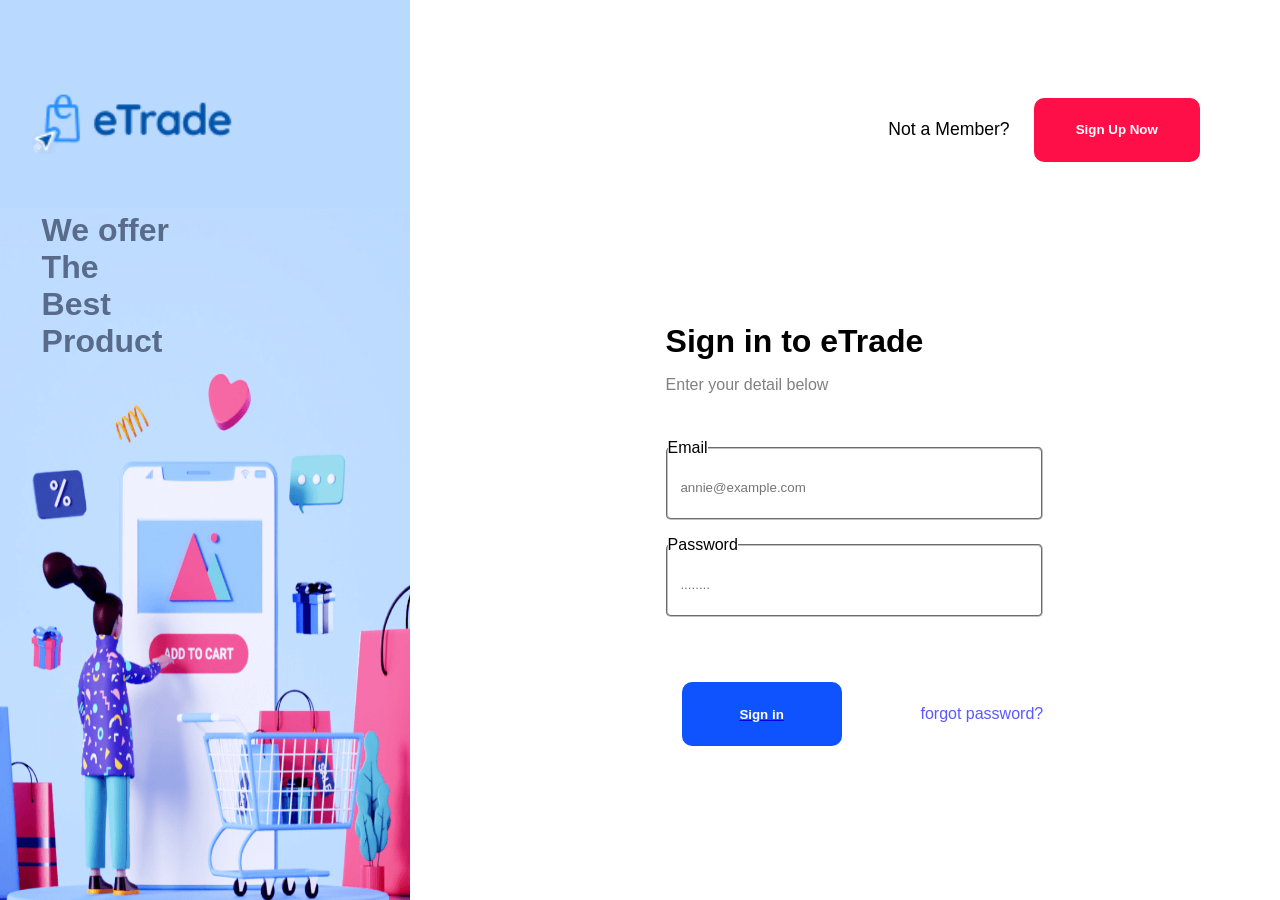
<file: index.html>
<!DOCTYPE html>
<html lang="en">

<head>
    <meta charset="UTF-8">
    <meta name="viewport" content="width=device-width, initial-scale=1.0">
    <title>SignIn</title>
    <link rel="shortcut icon" href="shopping-cart.png" type="image/x-icon">

    <style>
        * {
            margin: 0;
            padding: 0;
            overflow: hidden;
            box-sizing: border-box;
            font-family: 'Trebuchet MS', 'Lucida Sans Unicode', 'Lucida Grande', 'Lucida Sans', Arial, sans-serif;
        }


        .background {
            display: flex;





        }
       
        
        .image {
            width: 32vw;
            height: 100vh;



        }

        .image>img {

            width: 100%;
            height: 100%;
        }

        .image>p {
            position: absolute;
            bottom: 60%;
            

            font-size: 2em;
            font-weight: bold;
color: #586b8a;
            padding-left: 1.3em;
            word-wrap: break-word;

        }

        .details {
            width: 68vw;
            height: 100vh;

        }

        #logo {
            position: absolute;
            top: 10%;
            width: 50%;
            padding-left: 2rem;
        }

        .signup-bar {
            height: 11vh;
            display: flex;
            align-items: center;
            flex-direction: row-reverse;
            margin-top: 5rem;
            padding-right: 5rem;
            gap: 1.5rem;
        }
        .signup-bar>a{
            height: 100%;
            width: 13vw;
            display: flex;
            justify-content: center;
            align-items: center;
            text-decoration: none;
        }

        .signup-bar>a>button {
            cursor: pointer;
            font-weight: bold;
            border-radius: 10px;
            border: none;
            color: white;
            background-color: rgb(255, 15, 71);
            width: 11rem;
            height: 4rem;
            transition-duration: 0.4s;
        }

        .signup-bar>a>button:hover {
            transform: scale(1.1);
        }


        .info {
            margin-top: 8rem;
            margin-left: 15rem;
            margin-right: 10rem;
            height: 55%;
            padding: 1rem;
            width: 32vw;
        }

        fieldset {
            margin-bottom: 1rem;
            height: 9vh;
            border-radius: 5px;
        }

        .sigin-space {
            height: 11vh;
            width: 100%;
            display: flex;
            flex-direction: row;
            align-items: center;
            justify-content: space-between;

            margin-top: 2rem;
            overflow: visible;



        }
        .buttn-signin{
            
            height: 5rem;
            /* width: 10rem; */
        }
        .buttn-signin>a{
            height: 100%;     
        display: flex;
            align-items: center;
            justify-content: center; 
         }

        .buttn-signin>a>button {
            cursor: pointer;
            font-weight: bold;
            border-radius: 10px;
            border: none;
            color: white;
            background-color: rgb(15, 83, 255);
            width: 10rem;
            height: 4rem;
            transition-duration: 0.4s;
            margin-left: 1rem;
            margin-right: 1rem;
            

        }

        .buttn-signin>a>button:hover {
            transform: scale(1.1);
        }


        .forgot {
            cursor: pointer;
            color: rgb(89, 89, 255);
            transition-duration: 0.4ms;
        }

        .forgot:hover {
            color: grey;
        }

        
    </style>
</head>

<body>



    <div class="background">
        <div class="image">
            <img src="bg1.jpg" alt="background">

            <div id="logo">
                <img src="logo.png" width="250" alt="logo">
            </div>



            <p>We offer
                <br>The
                <br>
                Best 
                <br>Product

            </p>
        </div>



        <div class="details">


            <div class="signup-bar">


               <a href="login.html"> <button>Sign Up Now</button></a>

                <div style=" font-size: 1.1rem; font-weight: lighter;">
                    Not a Member?
                </div>

            </div>


            <div class="info">
                <div>
                    <h2 style="margin-bottom: 1rem; font-size: 2em;">
                        Sign in to eTrade
                    </h2>

                    <p style="font-size: 1em; margin-bottom: 2.8rem; color: gray;">Enter your detail below</p>
                </div>

                <div>
                    <fieldset>
                        <legend>Email</legend>
                        <input type="email" name="name" id="name" placeholder="annie@example.com"
                            style="border: none ; padding: 0.8rem; width: 100%; height: 100%; outline: none;">
                    </fieldset>
                    <fieldset>
                        <legend>Password</legend>
                        <input type="password" placeholder="........" style="border: none; padding: 0.8rem; outline: none; width: 100%; height: 100%;">
                    </fieldset>
                </div>


                <div class="sigin-space">
                    <div class="buttn-signin">
                       <a href="home.html" > <button>
                            Sign in
                        </button></a>
                    </div>


                    <span class="forgot">
                        forgot password?
                    </span>
                </div>
            </div>
        </div>
    </div>


</body>

</html>
</file>
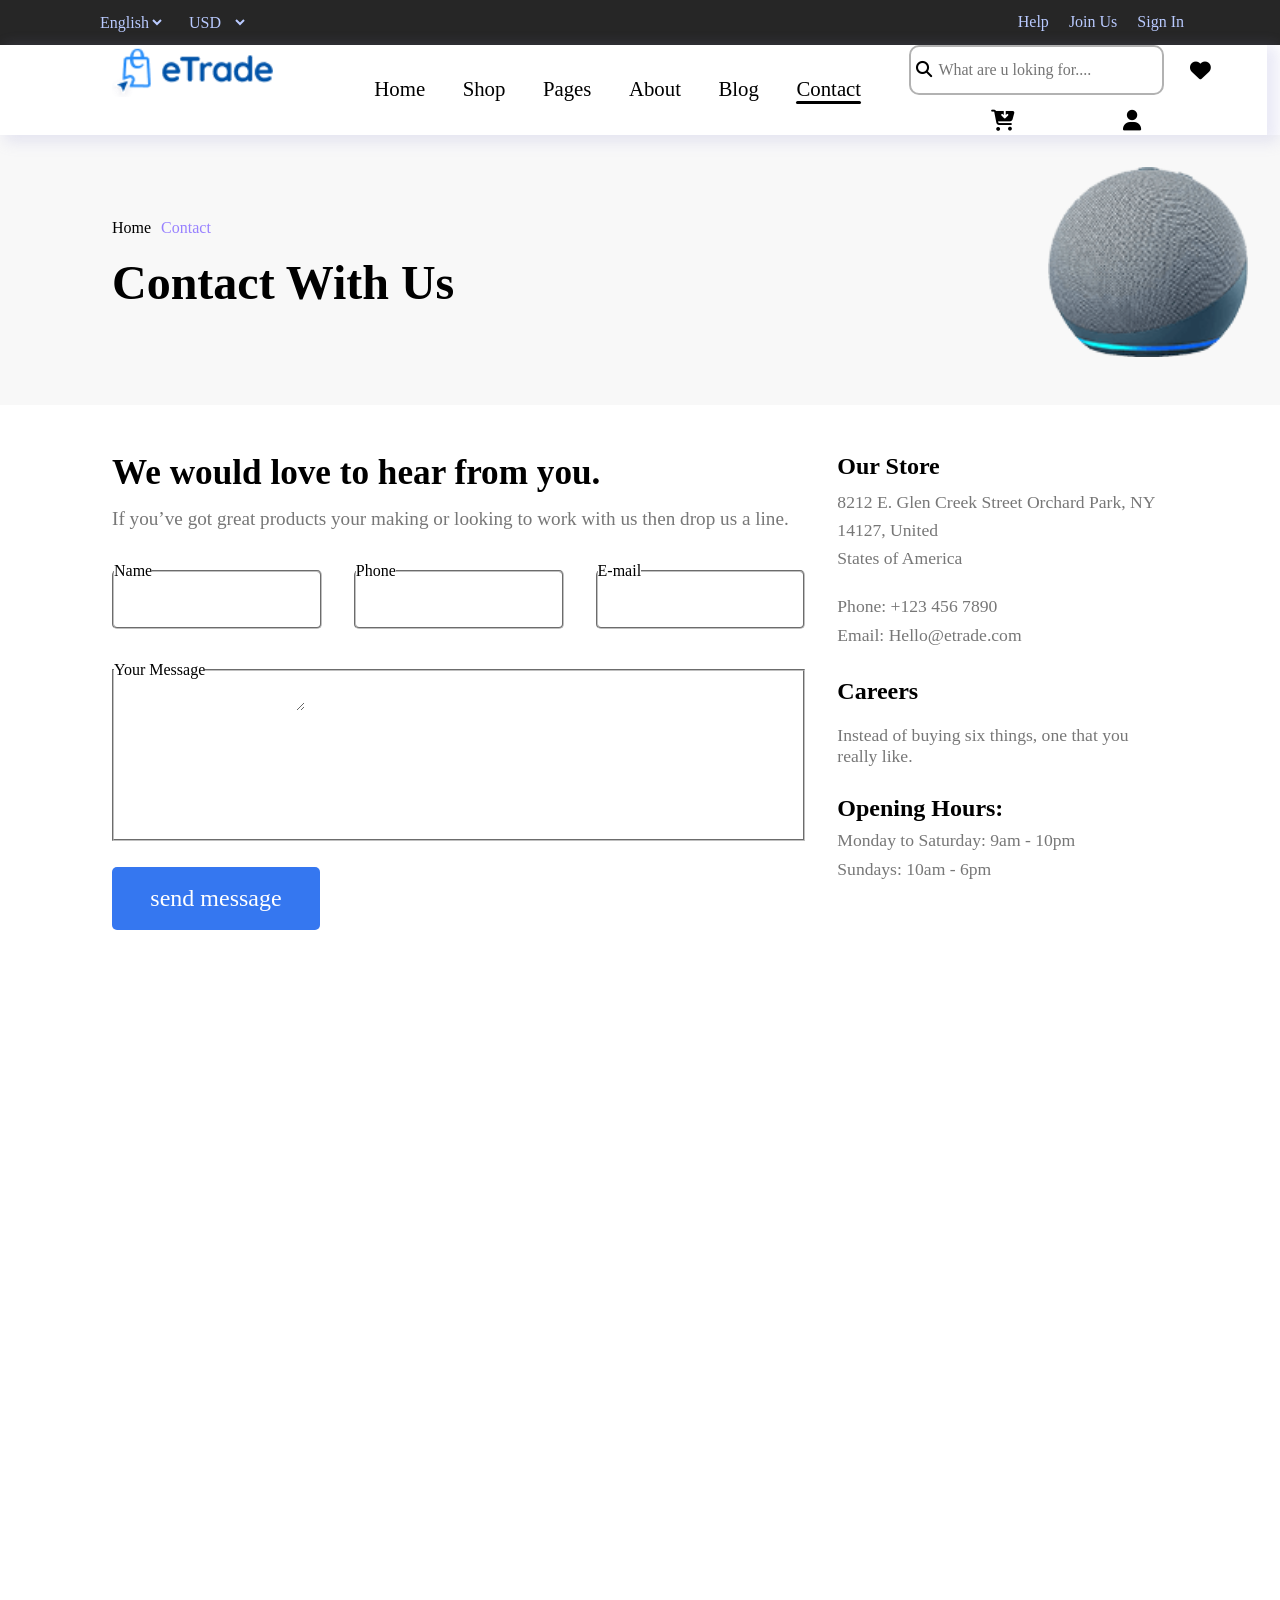
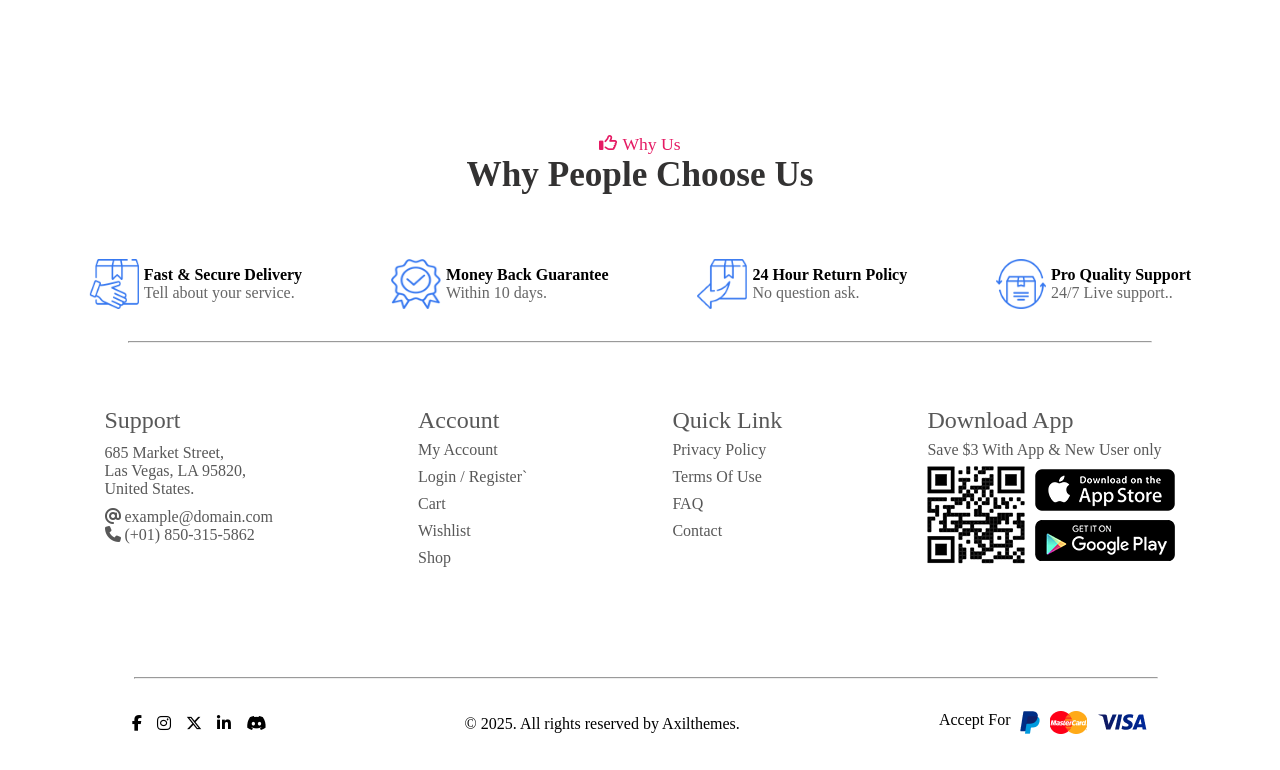
<file: contact.html>
<!doctype html>
<html lang="en">
  <head>
    <meta charset="UTF-8" />
    <meta name="viewport" content="width=device-width, initial-scale=1.0" />
    <title>Contact</title>
    <link rel="shortcut icon" href="shopping-cart.png" type="image/x-icon">

    <link
      rel="stylesheet"
      href="https://cdnjs.cloudflare.com/ajax/libs/font-awesome/6.5.0/css/all.min.css"
    />

    <link rel="preconnect" href="https://fonts.googleapis.com" />
    <link rel="preconnect" href="https://fonts.gstatic.com" crossorigin />
    <link
      href="https://fonts.googleapis.com/css2?family=Cause:wght@100..900&family=Finlandica+Headline:ital,wght@0,100..900;1,100..900&family=Montserrat:ital,wght@0,100..900;1,100..900&display=swap"
      rel="stylesheet"
    />
    <link rel="stylesheet" href="contact.css" />
  </head>

  <body>
    <header>
      <div class="head-tag">
        <div class="lang">
          <span>
            <select name="english" id="english">
              <option value="english">English</option>
              <option value="nepali">Nepali</option>
            </select>
          </span>
          <span>
            <select name="money" id="money">
              <option value="USD">USD</option>
              <option value="nepali">Nepali</option>
              <option value="AUD">AUD</option>
            </select>
          </span>
        </div>

        <div class="help-sign-in">
          <span>Help</span>
          <span>Join Us</span>
          <spann>
            <a href="index.html">Sign In</a>
          </spann>
        </div>
      </div>
    </header>

    <nav>
      <div class="nav-menu">
        <div class="logo-image">
          <img
            src="logo.png"
            alt="main-logo"
            width="90%"
            style="margin-left: 0rem; margin-top: 0rem"
          />
        </div>

        <div class="nav-menu-list">
          <ul>
            <li>
              <a href="home.html">Home</a>
              <span class="un-line"></span>
            </li>
            <li >
              <a href="shop.html">Shop</a>
              <span class="un-line"></span>
            </li>
            <li>
              Pages
              <span class="un-line"></span>
            </li>
            <li>
              About
              <span class="un-line"></span>
            </li>
            <li >
              Blog
              <span class="un-line"></span>
            </li>
            <li class="active">
              Contact
              <span class="un-line"></span>
            </li>
          </ul>
        </div>

        <div class="nav-icons">
          <div id="search">
            <span><i class="fa-solid fa-magnifying-glass"></i></span>
            <span>
              <input
                type="search"
                name="search"
                id="search-area"
                placeholder="What are u loking for...."
            /></span>
          </div>

          <div>
            <i class="fa-regular fa-heart"></i>
          </div>

          <div>
            <i class="fa-solid fa-cart-arrow-down"></i>
          </div>

          <div>
            <i class="fa-regular fa-user"></i>
          </div>
        </div>
      </div>
    </nav>
    <!-- break -->

    <section class="explore-products">
      <div style="margin-left: 5rem">
        <div class="my-accounts">
          <span style="cursor: pointer"><a href="index.html">Home</a></span>
          <span class="hr-line"></span>
          <span style="color: rgb(152, 129, 255)">Contact</span>
        </div>
        <br />
        <div>
          <h1 style="font-size: 3rem">Contact With Us</h1>
        </div>
      </div>

      <div class="speaker-image">
        <img src="product-45.png" alt="product-45" width="200px" />
      </div>
    </section>

    <section class="main-contact">
      <div class="colum1">
        <div class="love-to-hear">
          <h2>We would love to hear from you.</h2>
          <p style="color: #777777; font-size: 1.2em">
            If you’ve got great products your making or looking to work with us
            then drop us a line.
          </p>
        </div>
        <div class="contact-form">
          <div>
            <fieldset class="contact-form-fill">
              <input type="text" name="name" id="name" />
              <legend>Name</legend>
            </fieldset>
          </div>
          <div>
            <fieldset class="contact-form-fill">
              <input type="phone" name="phone" id="phone" />
              <legend>Phone</legend>
            </fieldset>
          </div>
          <div>
            <fieldset class="contact-form-fill">
              <input type="email" name="email" id="email" />
              <legend>E-mail</legend>
            </fieldset>
          </div>
          <div>
            <fieldset class="contact-text">
              <textarea name="text" id="text"></textarea>
              <legend>Your Message</legend>
            </fieldset>
          </div>
        </div>
        <div class="message-button">
            send message
        </div>
      </div>
      <div>
        <div class="store-phone">
          <h2>Our Store</h2>
          <span
            style="
              margin-bottom: 1rem;
              line-height: 1.6em;
              color: #777777;
              font-size: 1.1em;
            "
          >
            8212 E. Glen Creek Street Orchard Park, NY 14127, United <br />
            States of America
          </span>

          <span style="color: #777777; font-size: 1.1em">
            Phone: +123 456 7890
          </span>
          <span style="color: #777777; font-size: 1.1em">
            Email: Hello@etrade.com
          </span>
        </div>
        <div
          style="
            display: flex;
            flex-direction: column;
            gap: 1.2rem;
            margin-top: 2rem;
          "
        >
          <h2>Careers</h2>
          <span style="color: #777777; font-size: 1.1em">
            Instead of buying six things, one that you really like.
          </span>
        </div>

        <div class="store-oppening">
          <h2>Opening Hours:</h2>
          <span  style="color: #777777; font-size: 1.1em">Monday to Saturday: 9am - 10pm</span>
          <span  style="color: #777777; font-size: 1.1em">Sundays: 10am - 6pm </span>
        </div>
      </div>
    </section>

    <iframe src="https://www.google.com/maps/embed?pb=!1m14!1m12!1m3!1d1570.507981658186!2d85.33188214030653!3d27.696572510453034!2m3!1f0!2f0!3f0!3m2!1i1024!2i768!4f13.1!5e0!3m2!1sne!2snp!4v1779536008867!5m2!1sne!2snp" 
    width="100%" height="720" style="border:0;" allowfullscreen="" loading="lazy" referrerpolicy="no-referrer-when-downgrade" ></iframe>





    
  <div>

    <div class="choose-us">
      <div style="display: flex; gap: 5px; font-size: 1.1rem; color:#e51a63 ;">
        <i class="fa-regular fa-thumbs-up"></i> Why Us
      </div>

      <div style="font-size: 2.2rem; font-weight: bold; color: rgb(51, 50, 50);">
        Why People Choose Us
      </div>
    </div>


    <div class="shop-trust">
      <div style="display: flex ; gap: 5px; align-items: center;">
        <img src="service1.png" alt="" width="50px" height="50px">
        <div>
          <p><strong>Fast & Secure Delivery</strong></p>
          <p style="color: rgb(102, 102, 102);">Tell about your service.</p>
        </div>

      </div>
      <div style="display: flex ; gap: 5px; align-items: center;">
        <img src="service2.png" alt="" width="50px" height="50px">
        <div>
          <p>
            <strong>Money Back Guarantee</strong>
          </p>
          <p style="color: rgb(102, 102, 102);">Within 10 days.</p>
        </div>

      </div>
      <div style="display: flex ; gap: 5px; align-items: center;">
        <img src="service3.png" alt="" width="50px" height="50px">
        <div>
          <p>
            <strong>24 Hour Return Policy</strong>
          </p>
          <p style="color: rgb(102, 102, 102);">No question ask.</p>
        </div>

      </div>
      <div style="display: flex ; gap: 5px; align-items: center;">
        <img src="service4.png" alt="" width="50px" height="50px">
        <div>
          <p><strong>Pro Quality Support</strong></p>
          <p style="color: rgb(102, 102, 102);">24/7 Live support..</p>
        </div>

      </div>
    </div>

  </div>






  <hr style="margin-top: 2rem;  width: 80vw; margin-left: 10vw;">





  <footer>

    <div>
      <div class="ending">

        <div class="ending-1">
          <div style="font-size: 1.5em; ">
            Support
          </div>


          <div>
            <div>685 Market Street,</div>
            <div>Las Vegas, LA 95820,</div>
            <div>United States.</div>
          </div>

          <div>
            <div>
              <i class="fa-solid fa-at"></i>
              example@domain.com
            </div>


            <div>

              <i class="fa-solid fa-phone"></i>
              (+01) 850-315-5862
            </div>
          </div>

        </div>



        <div class="ending-2">
          <div style="font-size: 1.5em; ">
            Account
          </div>


          <div class="main-unline">

            My Account

            <span class="unline">

            </span>

          </div>



          <div class="main-unline">

            Login / Register`

            <span class="unline">

            </span>

          </div>


          <div class="main-unline">

            Cart

            <span class="unline">

            </span>

          </div>


          <div class="main-unline">

            Wishlist

            <span class="unline">

            </span>

          </div>


          <div class="main-unline">

            Shop

            <span class="unline">

            </span>

          </div>



        </div>




        <div class="ending-2">
          <div style="font-size: 1.5em; ">
            Quick Link
          </div>


          <div class="main-unline">

            Privacy Policy

            <span class="unline">

            </span>

          </div>



          <div class="main-unline">

            Terms Of Use

            <span class="unline">

            </span>

          </div>


          <div class="main-unline">

            FAQ

            <span class="unline">

            </span>

          </div>


          <div class="main-unline">
            Contact

            <span class="unline">

            </span>

          </div>





        </div>



        <div>
          <div class="ending-2">
            <div style="font-size: 1.5em; ">
              Download App
            </div>

            <div>
              Save $3 With App & New User only
            </div>

            <div class="reaching-images">
              <div>
                <img src="qr.png" alt="">
              </div>
              <div style="display: flex; flex-direction: column; gap: 5px;">
                <div>
                  <img src="app-store.png" alt="">
                </div>
                <div>
                  <img src="play-store.png" alt="">
                </div>
              </div>
            </div>
          </div>
        </div>
      </div>
      <hr style="margin-bottom: 2rem;   width: 80vw; margin-left: 8vw;">
      <div class="footer-links">



        <div class="social-links">
          <a href="#"><i class="fab fa-facebook-f"></i></a>
          <a href="#"><i class="fab fa-instagram"></i></a>
          <a href="#"><i class="fa-brands fa-x-twitter"></i></a>
          <a href="#"><i class="fab fa-linkedin-in"></i></a>
          <a href="#"><i class="fab fa-discord"></i></a>
        </div>


        <div>
          <ul class="quick-link">
            <li>© 2025. All rights reserved by <a target="_blank" href="https://axilthemes.com/">Axilthemes</a>.</li>
          </ul>
        </div>

        <div>
          <ul class="payment-icons-bottom quick-link">
            Accept For
            <li><img src="paypal.png" alt="paypal cart"></li>
            <li><img src="mastercard.png" alt="paypal cart"></li>
            <li><img src="visa.png" alt="paypal cart"></li>
          </ul>
        </div>

      </div>


  </footer>
  </body>
</html>
</file>
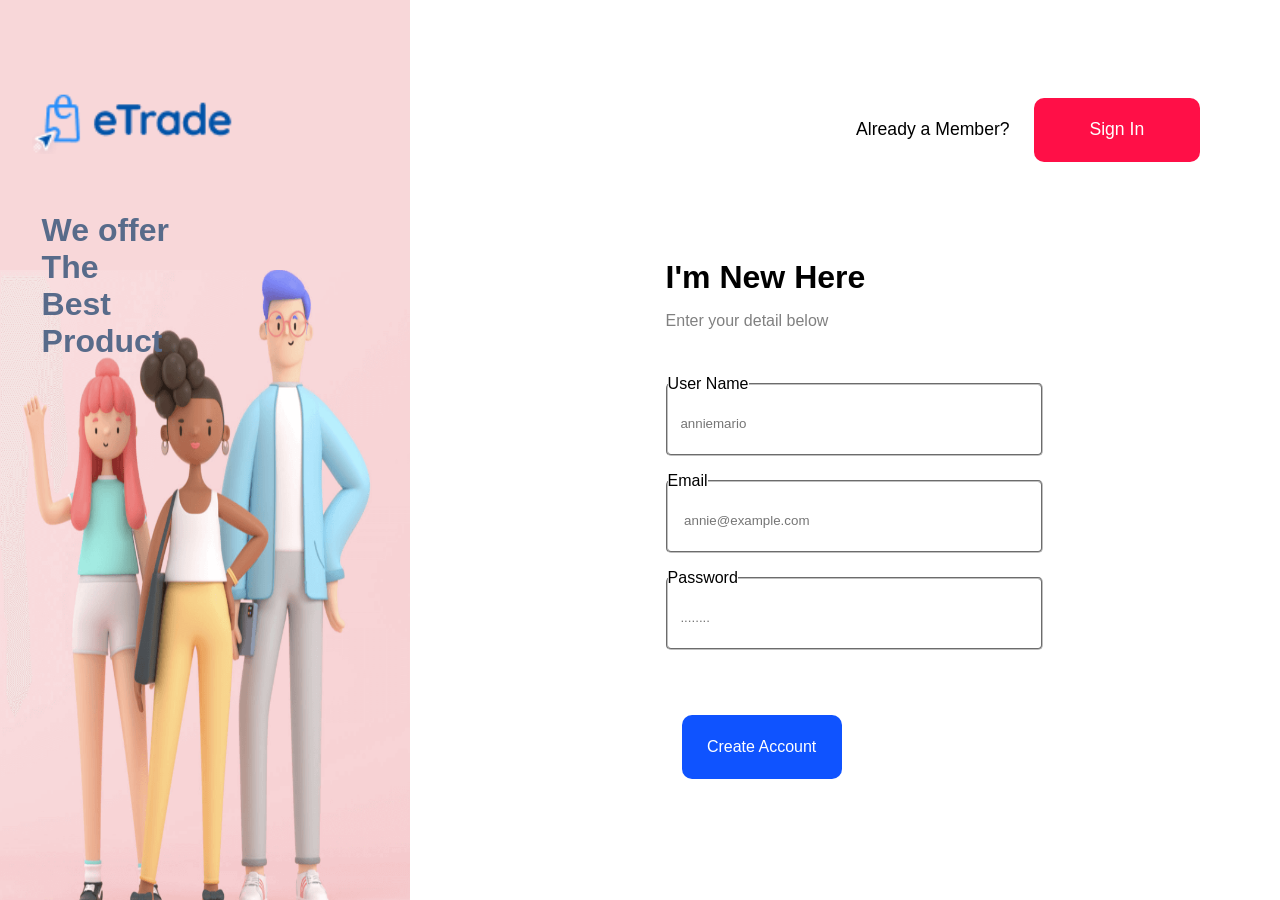
<file: login.html>
<!DOCTYPE html>
<html lang="en">

<head>
    <meta charset="UTF-8">
    <meta name="viewport" content="width=device-width, initial-scale=1.0">
    <title>login</title>
    <link rel="shortcut icon" href="shopping-cart.png" type="image/x-icon">

    <style>
        * {
            overflow: hidden;
            margin: 0;
            padding: 0;
            box-sizing: border-box;
            font-family: 'Trebuchet MS', 'Lucida Sans Unicode', 'Lucida Grande', 'Lucida Sans', Arial, sans-serif;
        }

       

        .background {
            display: flex;
            




        }

        .image {
            width: 32vw;
            height: 100vh;



        }

        .image>img {

            width: 100%;
            height: 100%;
        }

        .image>p {
            position: absolute;
            bottom: 60%;

            font-size: 2em;
            font-weight: bold;
            color: #586b8a;
            padding-left: 1.3em;
            word-wrap: break-word;

        }

        .details {
            width: 68vw;
            height: 100vh;

        }

        #logo {
            position: absolute;
            top: 10%;
            width: 50%;
            padding-left: 2rem;
        }

        .signup-bar {
            height: 11vh;
            display: flex;
            align-items: center;
            flex-direction: row-reverse;
            margin-top: 5rem;
            padding-right: 5rem;
            gap: 1.5rem;
        }
        .signup-bar>a{
            height: 100%;
            width: 13vw;
            display: flex;
            justify-content: center;
            align-items: center;
            text-decoration: none;
        }

        .signup-bar>a>button {
            cursor: pointer;
            font-size: 1.1rem;
            font-weight: lighter;
            border-radius: 10px;
            border: none;
            color: white;
            background-color: rgb(255, 15, 71);
            width: 11rem;
            height: 4rem;
            transition-duration: 0.4s;

        }

        .signup-bar>a>button:hover {
            transform: scale(1.1);
        }


        .info {
            margin-top: 4rem;
            margin-left: 15rem;
            margin-right: 10rem;
            height: 70%;
            padding: 1rem;
            width: 32vw;
        }

        fieldset {
            margin-bottom: 1rem;
            height: 9vh;
            border-radius: 5px;
        }

        .create-space {
            height: 11vh;
            display: flex;
            flex-direction: row;
            align-items: center;
            justify-content: space-between;

            margin-top: 2rem;



        }
           .buttn-signin{
            
            height: 5rem;
            /* width: 10rem; */
        }
        .buttn-signin>a{
            height: 100%;
            display: flex;
            align-items: center;
            justify-content: center; 
            text-decoration: none;
        }

        .buttn-signin>a>button {
            cursor: pointer;
            font-size: 1rem;
            font-weight: lighter;
            border-radius: 10px;
            border: none;
            color: white;
            background-color: rgb(15, 83, 255);
            width: 10rem;
            height: 4rem;
            transition-duration: 0.4s;
             margin-left: 1rem;
            margin-right: 1rem;
            

        }

        .buttn-signin>a>button:hover {
            transform: scale(1.1);
        }


    
    </style>
</head>

<body>



    <div class="background">
        <div class="image">
            <img src="bglogin2.jpg" alt="background">

            <div id="logo">
                <img src="logo.png" width="250" alt="logo">
            </div>



            <p>We offer
                <br>The
                <br>
                Best
                <br>Product

            </p>
        </div>



        <div class="details">


            <div class="signup-bar">


                <a href="index.html">
                    <button>Sign In</button>
                </a>

                <div style=" font-size: 1.1rem; font-weight: lighter;">
                    Already a Member?
                </div>

            </div>


            <div class="info">
                <div>
                    <h2 style="margin-bottom: 1rem; font-size: 2em;">
                        I'm New Here
                    </h2>

                    <p style="font-size: 1em; margin-bottom: 2.8rem; color: gray;">Enter your detail below</p>
                </div>

                <div>
                    <fieldset>
                        <legend>User Name</legend>
                        <input type="email" name="name" id="name" placeholder="anniemario"
                            style="border: none ; padding: 0.8rem; width: 100%; height: 100%; outline: none;">
                    </fieldset>
                    <fieldset>
                        <legend>Email</legend>
                        <input type="email" name="name" id="name" placeholder=" annie@example.com"
                            style="border: none ; padding: 0.8rem; width: 100%; height: 100%; outline: none;">
                    </fieldset>
                    <fieldset>
                        <legend>Password</legend>
                        <input type="password" placeholder="........"
                            style="border: none; padding: 0.8rem; outline: none; width: 100%; height: 100%;">
                    </fieldset>
                </div>


                <div class="create-space">
                    <div class="buttn-signin">
                             <a href="home.html"><button>
                            Create Account
                        </button></a>
                    </div>



                </div>
            </div>
        </div>
    </div>


</body>

</html>
</file>
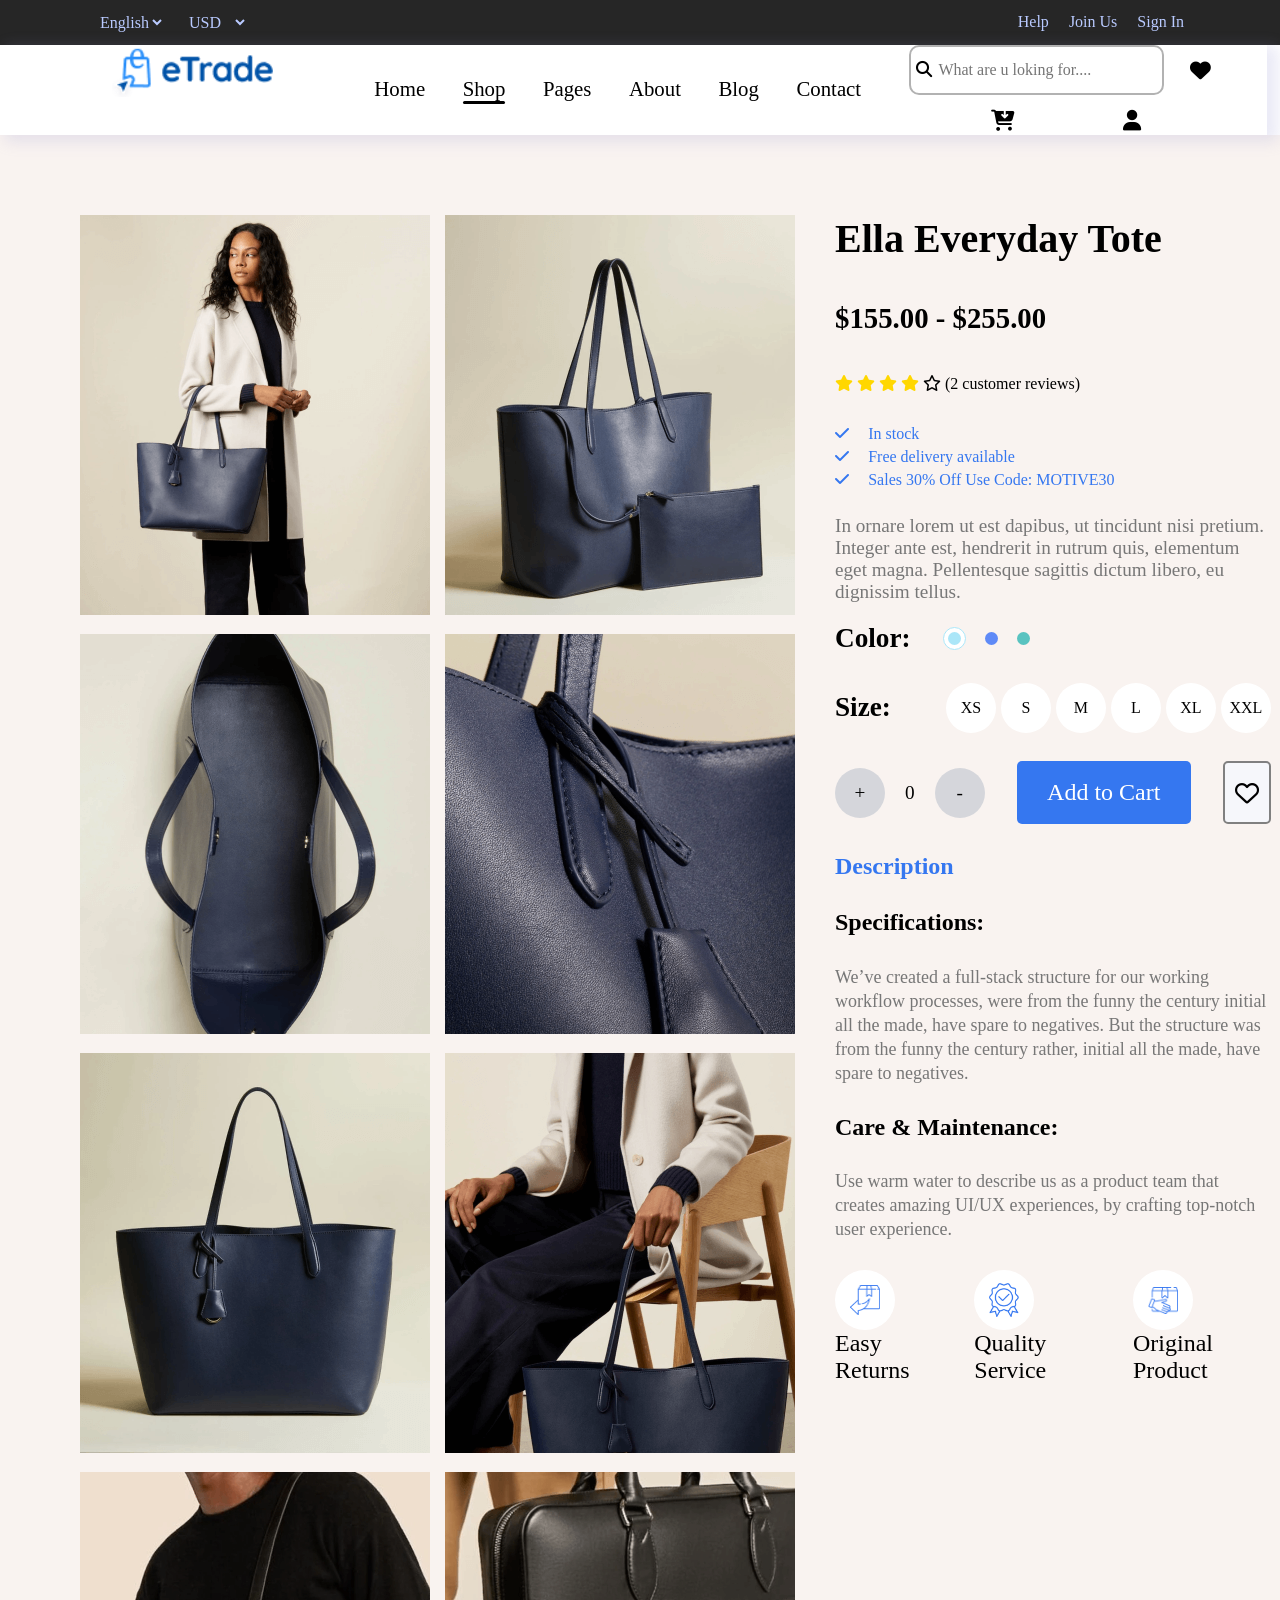
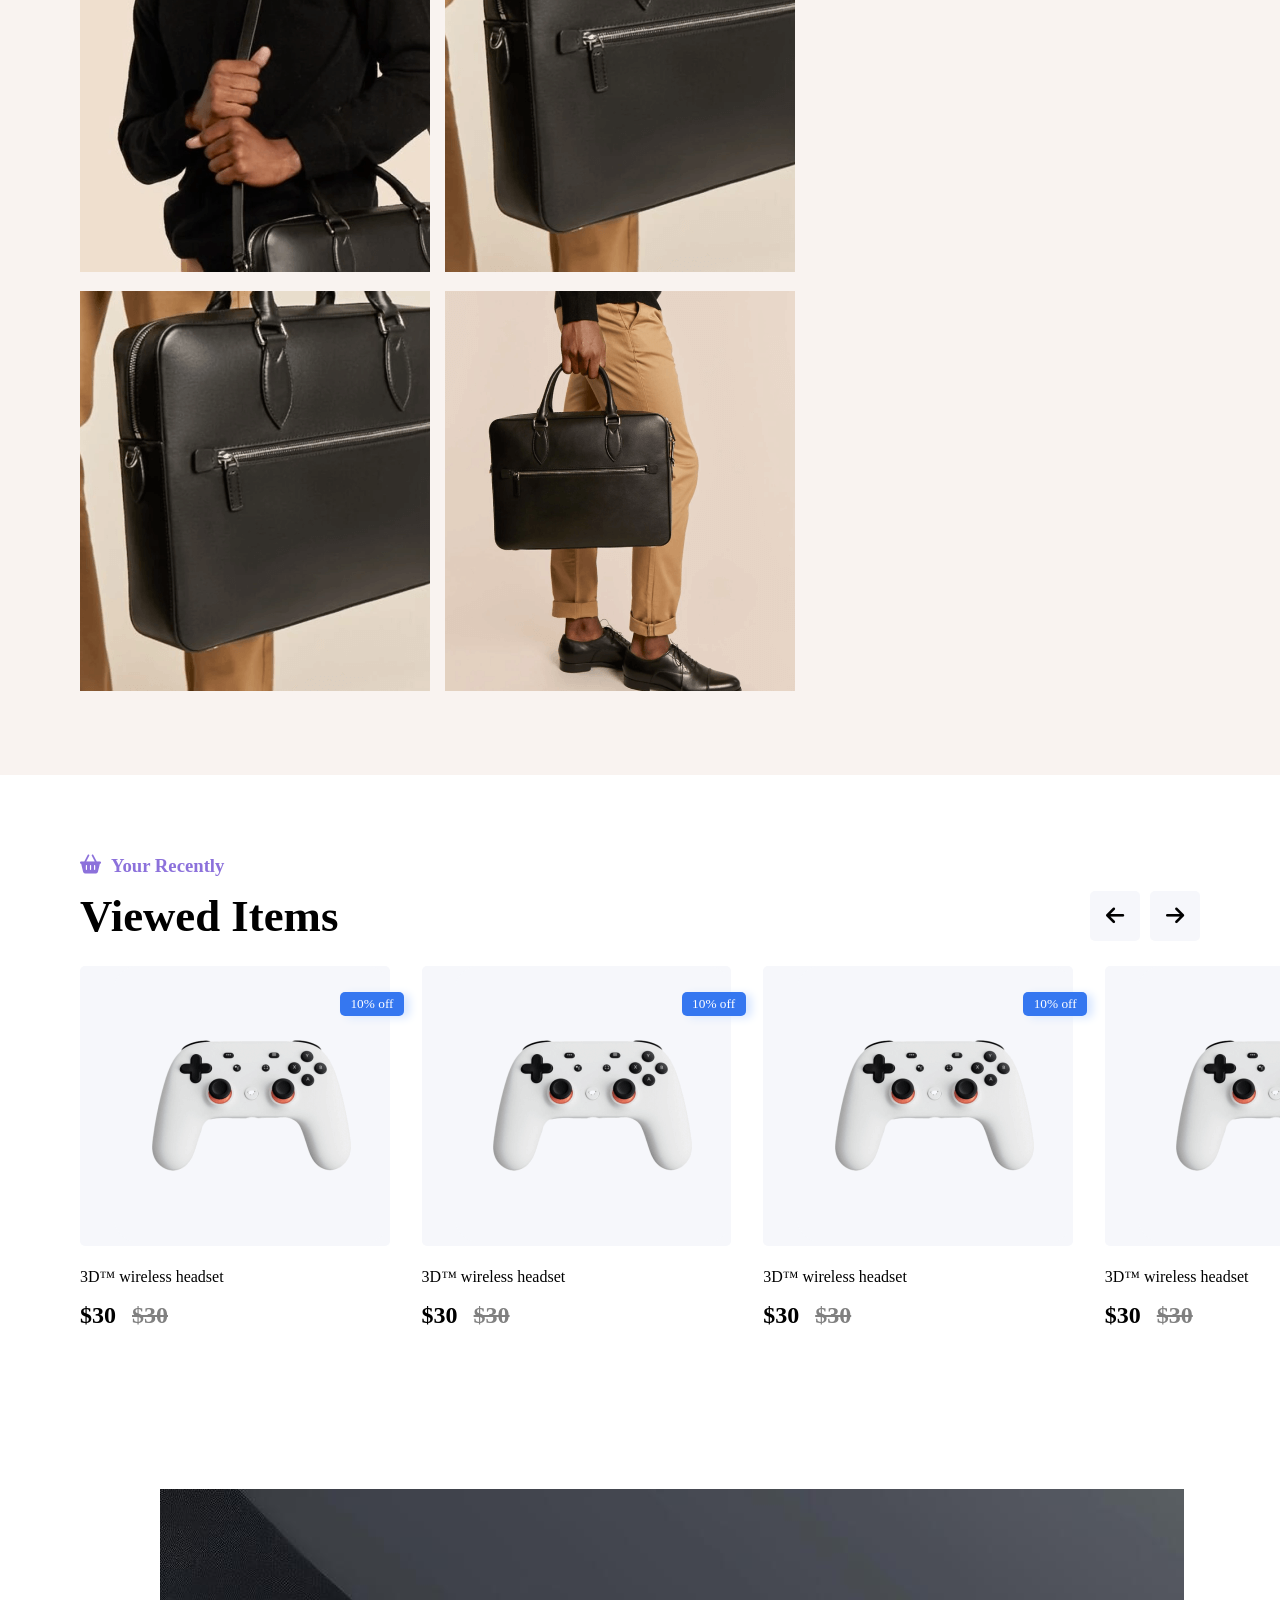
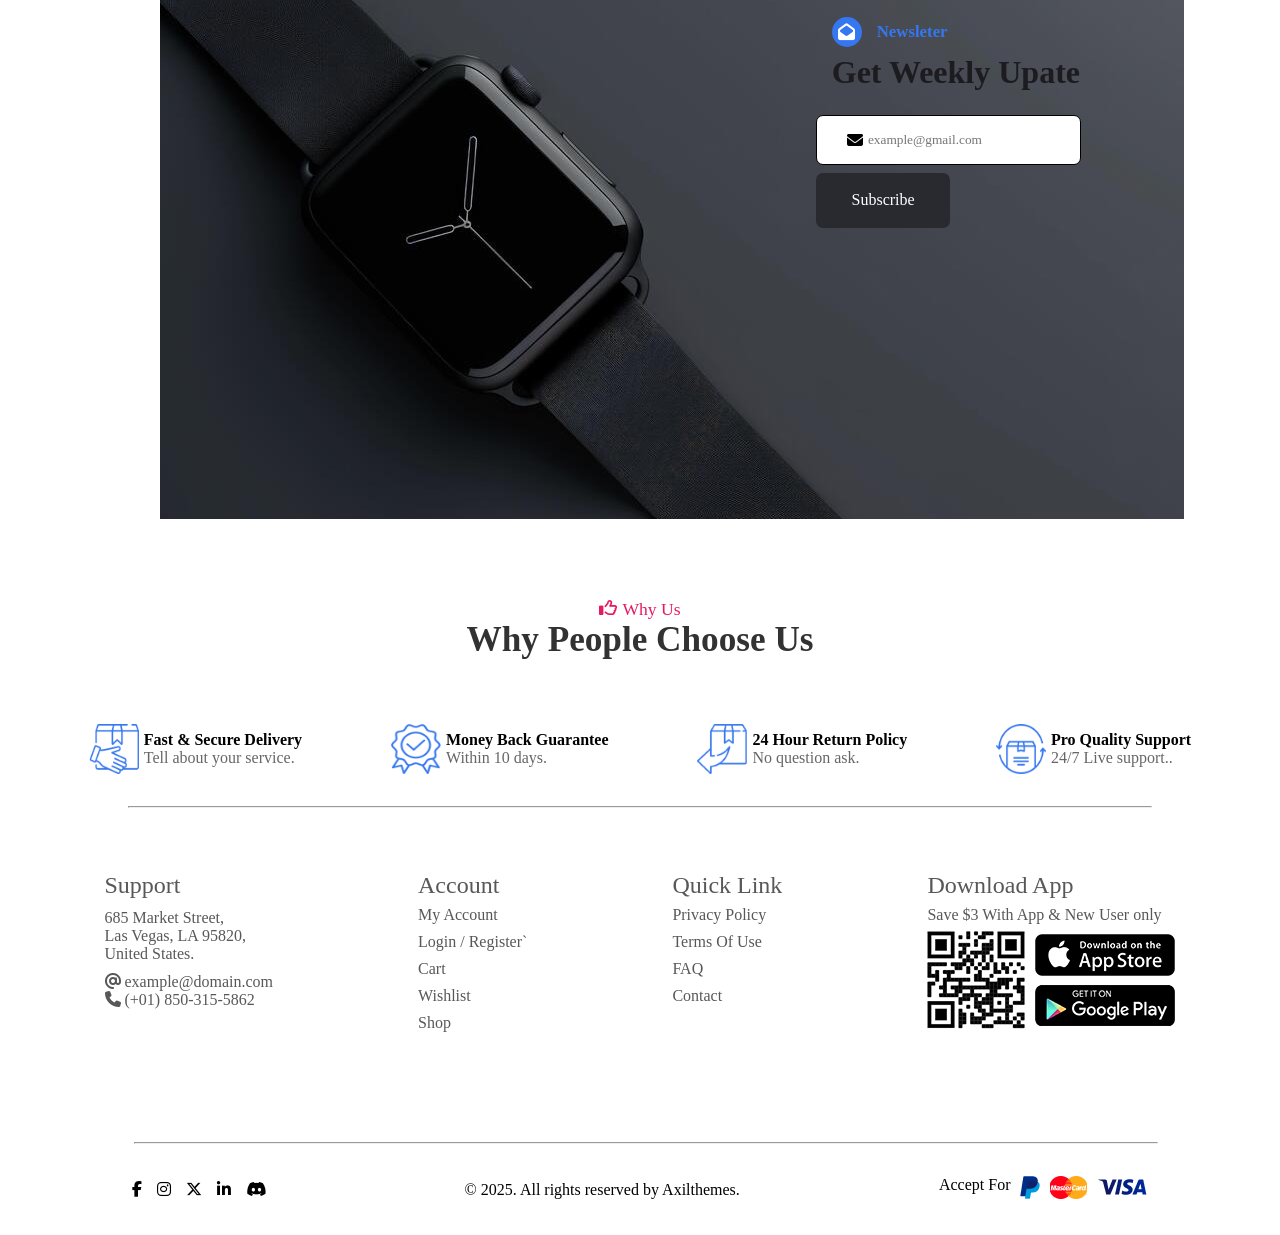
<file: product-page.html>
<!doctype html>
<html lang="en">

<head>
  <meta charset="UTF-8" />
  <meta name="viewport" content="width=device-width, initial-scale=1.0" />
  <title>Products</title>
  <link rel="shortcut icon" href="shopping-cart.png" type="image/x-icon">

  <link rel="stylesheet" href="https://cdnjs.cloudflare.com/ajax/libs/font-awesome/6.5.0/css/all.min.css" />

  <link rel="preconnect" href="https://fonts.googleapis.com" />
  <link rel="preconnect" href="https://fonts.gstatic.com" crossorigin />
  <link
    href="https://fonts.googleapis.com/css2?family=Cause:wght@100..900&family=Finlandica+Headline:ital,wght@0,100..900;1,100..900&family=Montserrat:ital,wght@0,100..900;1,100..900&display=swap"
    rel="stylesheet" />
  <link rel="stylesheet" href="product-page.css" />
</head>

<body>
  <header>
    <div class="head-tag">
      <div class="lang">
        <span>
          <select name="english" id="english">
            <option value="english">English</option>
            <option value="nepali">Nepali</option>
          </select>
        </span>
        <span>
          <select name="money" id="money">
            <option value="USD">USD</option>
            <option value="nepali">Nepali</option>
            <option value="AUD">AUD</option>
          </select>
        </span>
      </div>

      <div class="help-sign-in">
        <span>Help</span>
        <span>Join Us</span>
        <spann>
          <a href="index.html">Sign In</a>
        </spann>
      </div>
    </div>
  </header>

  <nav>
    <div class="nav-menu">
      <div class="logo-image">
        <img src="logo.png" alt="main-logo" width="90%" style="margin-left: 0rem; margin-top: 0rem" />
      </div>

      <div class="nav-menu-list">
        <ul>
          <li>
            <a href="home.html">Home</a>
            <span class="un-line"></span>
          </li>
          <li class="active">
            <a href="shop.html">Shop</a>
            <span class="un-line"></span>
          </li>
          <li>
            Pages
            <span class="un-line"></span>
          </li>
          <li>
            About
            <span class="un-line"></span>
          </li>
          <li>
            Blog
            <span class="un-line"></span>
          </li>
          <li>
            Contact
            <span class="un-line"></span>
          </li>
        </ul>
      </div>

      <div class="nav-icons">
        <div id="search">
          <span><i class="fa-solid fa-magnifying-glass"></i></span>
          <span>
            <input type="search" name="search" id="search-area" placeholder="What are u loking for...." /></span>
        </div>

        <div>
          <i class="fa-regular fa-heart"></i>
        </div>

        <div>
          <i class="fa-solid fa-cart-arrow-down"></i>
        </div>

        <div>
          <i class="fa-regular fa-user"></i>
        </div>
      </div>
    </div>
  </nav>

  <!-- break -->

  <section class="main-prodcut-container">
    <div>
      <u class="product-preview">
        <li><img src="product-18.png" alt="" /></li>
        <li><img src="product-17.png" alt="" /></li>
        <li><img src="product-16.png" alt="" /></li>
        <li><img src="product-15.png" alt="" /></li>
        <li><img src="product-14.png" alt="" /></li>
        <li><img src="product-19.png" alt="" /></li>
        <li><img src="product-20.png" alt="" /></li>
        <li><img src="product-21.png" alt="" /></li>
        <li><img src="product-21.png" alt="" /></li>
        <li><img src="product-22.png" alt="" /></li>
      </u>
    </div>
    <section class="prod-description">
      <div class="prod-name-price-review">
        <h1 class="prod-name">Ella Everyday Tote</h1>

        <div class="price">$155.00 - $255.00</div>


        <div>
          <i class="fa-solid fa-star" style="color: gold;"></i>
          <i class="fa-solid fa-star" style="color: gold;"></i>
          <i class="fa-solid fa-star" style="color: gold;"></i>
          <i class="fa-solid fa-star" style="color: gold;"></i>
          <i class="fa-regular fa-star"></i>

          (2 customer reviews)
        </div>




      </div>

      <div class="product-hero">
        <div class="prduct-stock-deleviry">
          <span style="display: flex; gap: 1.2rem; color: #3577f0">
            <i class="fa-solid fa-check"></i>In stock</span>
          <span style="display: flex; gap: 1.2rem; color: #3577f0">
            <i class="fa-solid fa-check"></i> Free delivery available</span>
          <span style="display: flex; gap: 1.2rem; color: #3577f0">
            <i class="fa-solid fa-check"></i>Sales 30% Off Use Code:
            MOTIVE30</span>

          <div style="margin-top: 1.3rem; color: #777777; font-size: 1.2rem">
            In ornare lorem ut est dapibus, ut tincidunt nisi pretium. Integer
            ante est, hendrerit in rutrum quis, elementum eget magna.
            Pellentesque sagittis dictum libero, eu dignissim tellus.
          </div>
        </div>

        <div>
          <div class="color-container">
            <h2>Color:</h2>
            <div class="color-of-product">
              <div class="prod-colour">
                <div class="color-outline">
                  <div class="color"></div>
                </div>
                <div class="color" style="background-color: #5f8af7"></div>

                <div class="color" style="background-color: #59c3c0"></div>
              </div>
            </div>
          </div>

          <div class="size">
            <h2>Size:</h2>

            <div class="size-container">
              <div class="prod-size">XS</div>
              <div class="prod-size">S</div>
              <div class="prod-size">M</div>
              <div class="prod-size">L</div>
              <div class="prod-size">XL</div>
              <div class="prod-size">XXL</div>
            </div>
          </div>

          <div class="add-to-cart">
            <div class="counter">
              <span>+</span>
              <span>0</span>
              <span>-</span>
            </div>
            <div class="add-to-cart-button">Add to Cart</div>
            <div class="heart-icon">
              <i class="fa-regular fa-heart"></i>
            </div>
          </div>
        </div>
      </div>

      <div>
        <h2 style="margin-top: 1.8rem; color: #3577f0">Description</h2>
        <div class="specification">
          <h2>Specifications:</h2>
          <p style="
                margin-top: 1.8rem;
                line-height: 1.5rem;
                font-size: large;
                font-weight: 500;
                color: #777777;
              ">
            We’ve created a full-stack structure for our working workflow
            processes, were from the funny the century initial all the made,
            have spare to negatives. But the structure was from the funny the
            century rather, initial all the made, have spare to negatives.
          </p>
        </div>
        <div class="care">
          <h2 style="margin-top: 1.8rem">Care & Maintenance:</h2>
          <p style="
                margin-top: 1.8rem;
                line-height: 1.5rem;
                font-size: large;
                font-weight: 500;
                color: #777777;
              ">
            Use warm water to describe us as a product team that creates
            amazing UI/UX experiences, by crafting top-notch user experience.
          </p>
        </div>
        <div class="why-us-div">
          <div class="service-png-div">
            <div class="service-png">
              <img src="service3.png" alt="service" width="30px" />
            </div>
            <h2 style="font-weight: 400;">Easy Returns</h2>
          </div>
          <div class="service-png-div">
            <div class="service-png">
              <img src="service2.png" alt="service" width="30px" />
            </div>
            <h2 style="font-weight: 400;">Quality Service</h2>
          </div>
          <div class="service-png-div">
            <div class="service-png">
              <img src="service1.png" alt="service" width="30px" />
            </div>
            <h2 style="font-weight: 400;">Original Product</h2>
          </div>
        </div>
      </div>
    </section>
  </section>


  <!-- break -->

  <section class="recent-view-items">


    <h3 style="color: #8C71DB; display: flex; gap: 10px;"> <i class="fa-solid fa-basket-shopping"></i>Your Recently</h3>


    <div class="Viewed-items">
      <div style="font-size: 2.8em; font-weight: bold;">
        Viewed Items
      </div>

      <div style="display: flex; gap: 10px;">
        <span class="arrow"><i class="fa-solid fa-arrow-left"></i></span>
        <span class="arrow"><i class="fa-solid fa-arrow-right"></i></span>
      </div>





    </div>



    <div class="product-list">


      <div class="product-card">
        <button class="off-button">10% off</button>

        <figure class="prod-img">
          <div class="prod-img2">
            <img src="product-01.png" alt="" />

            <div class="shop-now-button">
              <span><i class="fa-regular fa-heart"></i></span>
              <button> <a href="product-page.html">shop now</a> </button>
              <span><i class="fa-regular fa-eye"></i></span>

            </div>




        </figure>

        <div>
          <span style=" display: block; margin-bottom: 1rem;">3D™ wireless headset</span>
          <h2>$30 <strike style="margin-left: 10px; color: gray;">$30</strike></h2>
        </div>
      </div>



      <!-- card-break -->
      <div class="product-card">
        <button class="off-button">10% off</button>

        <figure class="prod-img">
          <div class="prod-img2">
            <img src="product-01.png" alt="" />

            <div class="shop-now-button">
              <span><i class="fa-regular fa-heart"></i></span>
              <button>shop now </button>
              <span><i class="fa-regular fa-eye"></i></span>

            </div>




        </figure>

        <div>
          <span style=" display: block; margin-bottom: 1rem;">3D™ wireless headset</span>
          <h2>$30 <strike style="margin-left: 10px; color: gray;">$30</strike></h2>
        </div>
      </div>



      <!-- card-break -->
      <div class="product-card">
        <button class="off-button">10% off</button>

        <figure class="prod-img">
          <div class="prod-img2">
            <img src="product-01.png" alt="" />

            <div class="shop-now-button">
              <span><i class="fa-regular fa-heart"></i></span>
              <button>shop now </button>
              <span><i class="fa-regular fa-eye"></i></span>

            </div>




        </figure>

        <div>
          <span style=" display: block; margin-bottom: 1rem;">3D™ wireless headset</span>
          <h2>$30 <strike style="margin-left: 10px; color: gray;">$30</strike></h2>
        </div>
      </div>



      <!-- card-break -->
      <div class="product-card">
        <button class="off-button">10% off</button>

        <figure class="prod-img">
          <div class="prod-img2">
            <img src="product-01.png" alt="" />

            <div class="shop-now-button">
              <span><i class="fa-regular fa-heart"></i></span>
              <button>shop now </button>
              <span><i class="fa-regular fa-eye"></i></span>

            </div>




        </figure>

        <div>
          <span style=" display: block; margin-bottom: 1rem;">3D™ wireless headset</span>
          <h2>$30 <strike style="margin-left: 10px; color: gray;">$30</strike></h2>
        </div>
      </div>



      <!-- card-break -->
    </div>
  </section>

  <section class="weelkly-bg-image">
    <div class="weekly-update">
      <span class="Newsleter">
        <span class="open-envelope">
          <i class="fa-solid fa-envelope-open"></i>
        </span>

        Newsleter
      </span>
      <span class="weekly-update-text"> Get Weekly Upate </span>
    </div>

    <div class="email-button-div">
      <div id="email-button">
        <i class="fa-solid fa-envelope"></i>
        <input placeholder="example@gmail.com" type="text" />
      </div>

      <div class="subscribe">
        <div id="subs">Subscribe</div>
      </div>
    </div>
  </section>


  <div>

    <div class="choose-us">
      <div style="display: flex; gap: 5px; font-size: 1.1rem; color:#e51a63 ;">
        <i class="fa-regular fa-thumbs-up"></i> Why Us
      </div>

      <div style="font-size: 2.2rem; font-weight: bold; color: rgb(51, 50, 50);">
        Why People Choose Us
      </div>
    </div>


    <div class="shop-trust">
      <div style="display: flex ; gap: 5px; align-items: center;">
        <img src="service1.png" alt="" width="50px" height="50px">
        <div>
          <p><strong>Fast & Secure Delivery</strong></p>
          <p style="color: rgb(102, 102, 102);">Tell about your service.</p>
        </div>

      </div>
      <div style="display: flex ; gap: 5px; align-items: center;">
        <img src="service2.png" alt="" width="50px" height="50px">
        <div>
          <p>
            <strong>Money Back Guarantee</strong>
          </p>
          <p style="color: rgb(102, 102, 102);">Within 10 days.</p>
        </div>

      </div>
      <div style="display: flex ; gap: 5px; align-items: center;">
        <img src="service3.png" alt="" width="50px" height="50px">
        <div>
          <p>
            <strong>24 Hour Return Policy</strong>
          </p>
          <p style="color: rgb(102, 102, 102);">No question ask.</p>
        </div>

      </div>
      <div style="display: flex ; gap: 5px; align-items: center;">
        <img src="service4.png" alt="" width="50px" height="50px">
        <div>
          <p><strong>Pro Quality Support</strong></p>
          <p style="color: rgb(102, 102, 102);">24/7 Live support..</p>
        </div>

      </div>
    </div>

  </div>






  <hr style="margin-top: 2rem;  width: 80vw; margin-left: 10vw;">





  <footer>

    <div>
      <div class="ending">

        <div class="ending-1">
          <div style="font-size: 1.5em; ">
            Support
          </div>


          <div>
            <div>685 Market Street,</div>
            <div>Las Vegas, LA 95820,</div>
            <div>United States.</div>
          </div>

          <div>
            <div>
              <i class="fa-solid fa-at"></i>
              example@domain.com
            </div>


            <div>

              <i class="fa-solid fa-phone"></i>
              (+01) 850-315-5862
            </div>
          </div>

        </div>



        <div class="ending-2">
          <div style="font-size: 1.5em; ">
            Account
          </div>


          <div class="main-unline">

            My Account

            <span class="unline">

            </span>

          </div>



          <div class="main-unline">

            Login / Register`

            <span class="unline">

            </span>

          </div>


          <div class="main-unline">

            Cart

            <span class="unline">

            </span>

          </div>


          <div class="main-unline">

            Wishlist

            <span class="unline">

            </span>

          </div>


          <div class="main-unline">

            Shop

            <span class="unline">

            </span>

          </div>



        </div>




        <div class="ending-2">
          <div style="font-size: 1.5em; ">
            Quick Link
          </div>


          <div class="main-unline">

            Privacy Policy

            <span class="unline">

            </span>

          </div>



          <div class="main-unline">

            Terms Of Use

            <span class="unline">

            </span>

          </div>


          <div class="main-unline">

            FAQ

            <span class="unline">

            </span>

          </div>


          <div class="main-unline">
            Contact

            <span class="unline">

            </span>

          </div>





        </div>



        <div>
          <div class="ending-2">
            <div style="font-size: 1.5em; ">
              Download App
            </div>

            <div>
              Save $3 With App & New User only
            </div>

            <div class="reaching-images">
              <div>
                <img src="qr.png" alt="">
              </div>
              <div style="display: flex; flex-direction: column; gap: 5px;">
                <div>
                  <img src="app-store.png" alt="">
                </div>
                <div>
                  <img src="play-store.png" alt="">
                </div>
              </div>
            </div>
          </div>
        </div>
      </div>
      <hr style="margin-bottom: 2rem;   width: 80vw; margin-left: 8vw;">
      <div class="footer-links">



        <div class="social-links">
          <a href="#"><i class="fab fa-facebook-f"></i></a>
          <a href="#"><i class="fab fa-instagram"></i></a>
          <a href="#"><i class="fa-brands fa-x-twitter"></i></a>
          <a href="#"><i class="fab fa-linkedin-in"></i></a>
          <a href="#"><i class="fab fa-discord"></i></a>
        </div>


        <div>
          <ul class="quick-link">
            <li>© 2025. All rights reserved by <a target="_blank" href="https://axilthemes.com/">Axilthemes</a>.</li>
          </ul>
        </div>

        <div>
          <ul class="payment-icons-bottom quick-link">
            Accept For
            <li><img src="paypal.png" alt="paypal cart"></li>
            <li><img src="mastercard.png" alt="paypal cart"></li>
            <li><img src="visa.png" alt="paypal cart"></li>
          </ul>
        </div>

      </div>


  </footer>

</body>

</html>
</file>
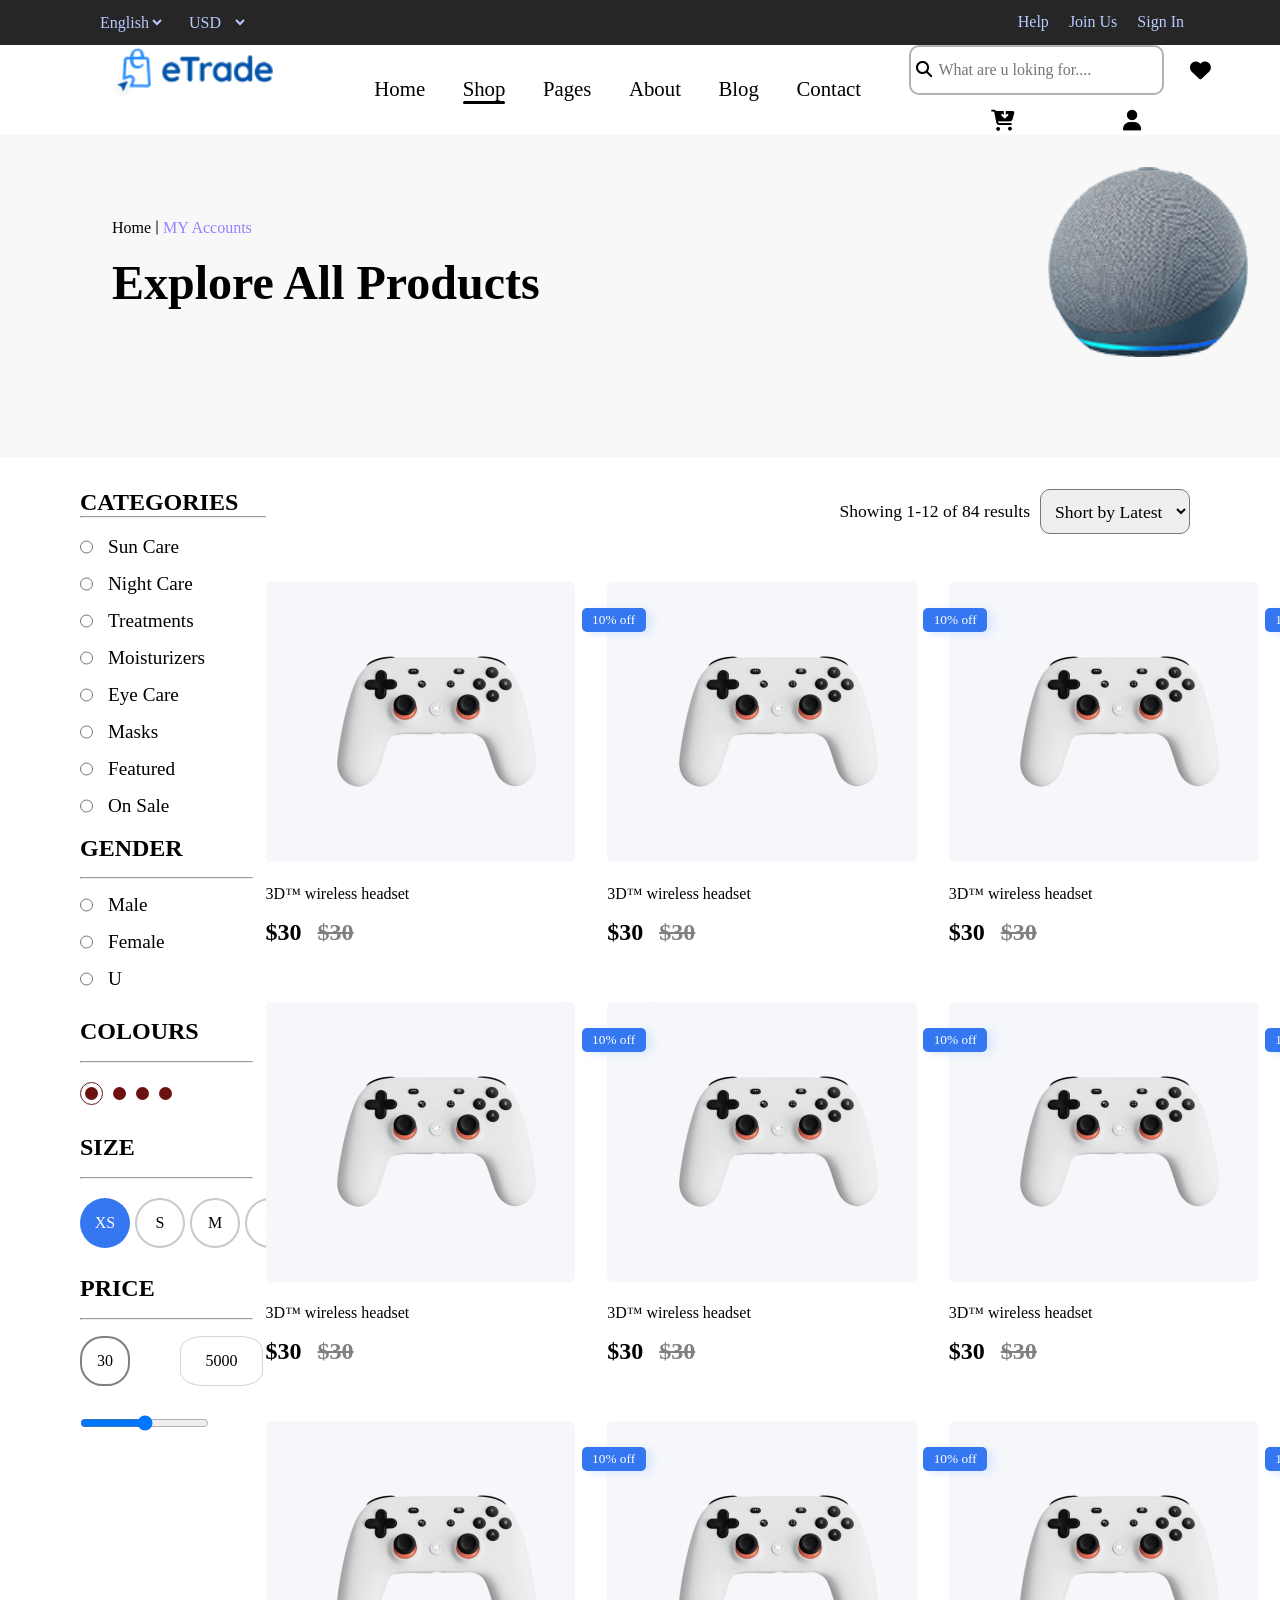
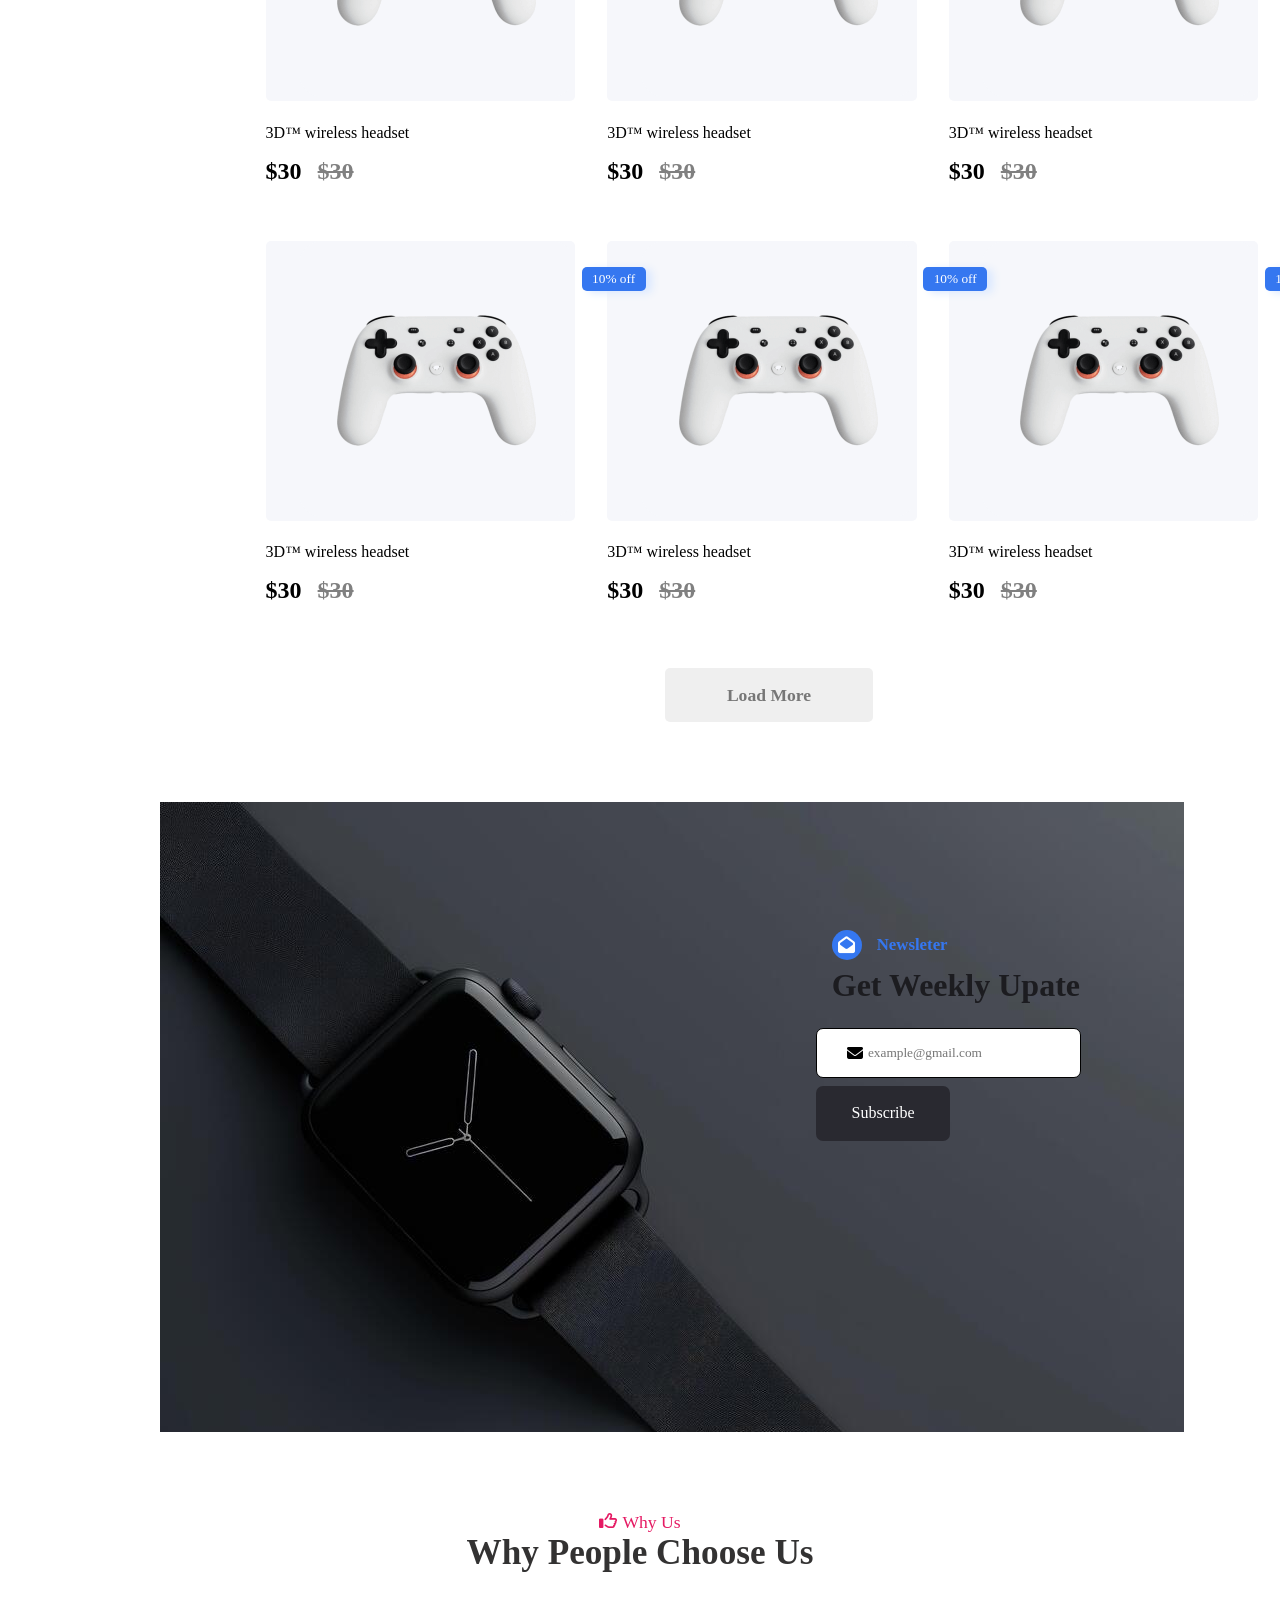
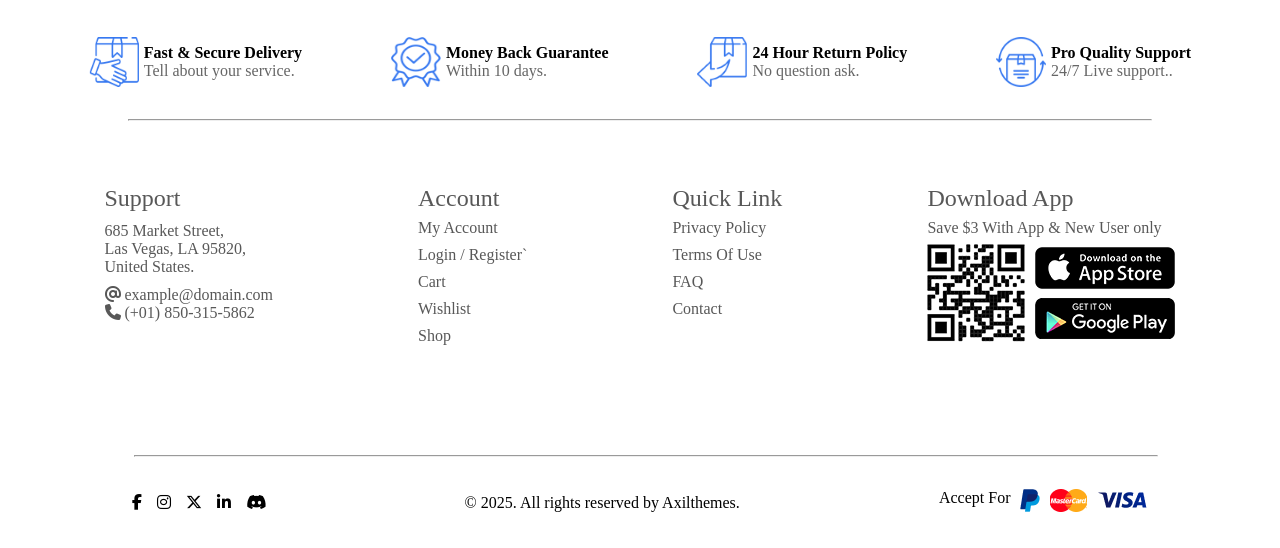
<file: shop.html>
<!doctype html>
<html lang="en">

<head>
    <meta charset="UTF-8" />
    <meta name="viewport" content="width=device-width, initial-scale=1.0" />
    <title>Shop</title>
    <link rel="stylesheet" href="cssshop.css" />
    <link rel="shortcut icon" href="shopping-cart.png" type="image/x-icon">
    <link rel="stylesheet" href="https://cdnjs.cloudflare.com/ajax/libs/font-awesome/6.5.0/css/all.min.css" />

    <link rel="preconnect" href="https://fonts.googleapis.com" />
    <link rel="preconnect" href="https://fonts.gstatic.com" crossorigin />
    <link
        href="https://fonts.googleapis.com/css2?family=Cause:wght@100..900&family=Finlandica+Headline:ital,wght@0,100..900;1,100..900&family=Montserrat:ital,wght@0,100..900;1,100..900&display=swap"
        rel="stylesheet" />
</head>

<body>
    <header>
        <div class="head-tag">
            <div class="lang">
                <span>
                    <select name="english" id="english">
                        <option value="english">English</option>
                        <option value="nepali">Nepali</option>
                    </select>
                </span>
                <span>
                    <select name="money" id="money">
                        <option value="USD">USD</option>
                        <option value="nepali">Nepali</option>
                        <option value="AUD">AUD</option>
                    </select>
                </span>
            </div>

            <div class="help-sign-in">
                <span>Help</span>
                <span>Join Us</span>
                <spann>
                    <a href="index.html">Sign In</a>
                </spann>
            </div>
        </div>
    </header>

    <nav>
        <div class="nav-menu">
            <div class="logo-image">
                <img src="logo.png" alt="main-logo" width="90%" style="margin-left: 0rem; margin-top: 0rem" />
            </div>

            <div class="nav-menu-list">
                <ul>
                    <li>
                        <a href="home.html">Home</a>
                        <span class="un-line"></span>
                    </li>
                    <li class="active">
                        <a href="shop.html">Shop</a>
                        <span class="un-line"></span>
                    </li>
                    <li>
                        Pages
                        <span class="un-line"></span>
                    </li>
                    <li>
                        About
                        <span class="un-line"></span>
                    </li>
                    <li>
                        Blog
                        <span class="un-line"></span>
                    </li>
                    <li>
                        <a href="contact.html">Contact</a>
                        <span class="un-line"></span>
                    </li>
                </ul>
            </div>

            <div class="nav-icons">
                <div id="search">
                    <span><i class="fa-solid fa-magnifying-glass"></i></span>
                    <span>
                        <input type="search" name="search" id="search-area"
                            placeholder="What are u loking for...." /></span>
                </div>

                <div>
                    <i class="fa-regular fa-heart"></i>
                </div>

                <div>
                    <i class="fa-solid fa-cart-arrow-down"></i>
                </div>

                <div>
                    <i class="fa-regular fa-user"></i>
                </div>
            </div>
        </div>
    </nav>

    <!-- break -->

    <section class="explore-products">
        <div style="margin-left: 5rem;">
            <div class="my-accounts">
                <span style="cursor: pointer;"><a href="index.html">Home</a></span>
                <span class="hr-line"></span>
                <span style="color: rgb(152, 129, 255);">MY Accounts</span>
            </div>
            <br>
            <div>
                <h1 style="font-size: 3rem;">Explore All Products</h1>
            </div>
        </div>

        <div class="speaker-image">

            <img src="product-45.png" alt="product-45" width="200px" />
        </div>
    </section>



    <section class="product-hero">
        <div class="product-container">
            <div class="category">
                <h2>CATEGORIES
                    <hr style="width: 90%;">
                </h2>
                <br>

                <div class="cat-items-1">
                    <div style="display: flex; gap: 15px; font-size: 1.2em;">
                        <input type="radio"> <label for="suncare">Sun Care</label>
                    </div>
                    <div style="display: flex; gap: 15px        ; font-size: 1.2em;">
                        <input type="radio"> <label for="suncare">Night Care</label>
                    </div>
                    <div style="display: flex; gap: 15px; font-size: 1.2em;">
                        <input type="radio"> <label for="suncare">Treatments</label>
                    </div>
                    <div style="display: flex; gap: 15px;font-size: 1.2em;">
                        <input type="radio"> <label for="suncare">Moisturizers</label>
                    </div>
                    <div style="display: flex; gap: 15px;font-size: 1.2em;">
                        <input type="radio"> <label for="suncare">Eye Care</label>
                    </div>
                    <div style="display: flex; gap: 15px;font-size: 1.2em;">
                        <input type="radio"> <label for="suncare">Masks</label>
                    </div>
                    <div style="display: flex; gap: 15px;font-size: 1.2em;">
                        <input type="radio"> <label for="suncare">Featured</label>
                    </div>
                    <div style="display: flex; gap: 15px;font-size: 1.2em;">
                        <input type="radio"> <label for="suncare">On Sale</label>
                    </div>


                </div>

                <br>
                <div class="gender">

                    <h2>GENDER </h2>
                    <hr style="width: 50%;">
                    <div style="display: flex; gap: 15px; font-size: 1.2em;">
                        <input type="radio"> <label for="suncare">Male</label>
                    </div>
                    <div style="display: flex; gap: 15px; font-size: 1.2em;">
                        <input type="radio"> <label for="suncare">Female</label>
                    </div>
                    <div style="display: flex; gap: 15px; font-size: 1.2em;">
                        <input type="radio"> <label for="suncare">U</label>
                    </div>





                </div>




                <div class="color-of-product">


                    <h2>COLOURS</h2>
                    <hr style="width: 50%;">
                    <div class="prod-colour">

                        <div class="color-outline">
                            <div class="color">


                            </div>
                        </div>
                        <div class="color">


                        </div>


                        <div class="color">


                        </div>


                        <div class="color">


                        </div>


                    </div>

                </div>

                <div class="size">
                    <h2>SIZE</h2>
                    <hr style="width: 50%;">

                    <div class="size-container">

                        <div class="prod-size" style="background-color: #3577F0; color: white; border: none;">
                            XS
                        </div>
                        <div class="prod-size">
                            S
                        </div>
                        <div class="prod-size">
                            M
                        </div>
                        <div class="prod-size">
                            L
                        </div>
                        

                    </div>
                </div>





                <div class="price-prod">
                       <h2>PRICE</h2>
                    <hr style="width: 50%;">
                    <div class="cat-prod-price">
                        <div class="currency">
                            30
                        </div>
                        <div class="currency2">
                            5000
                        </div>

                    </div>
                    <div class="price-range">
                        <input type="range" name="" id="range">
                    </div>



                </div>

            </div>
        </div>







        <div class="items-list">
            <div class="show-result">

                <span style="font-size: 1.1em;">Showing 1-12 of 84 results</span>
                <span>
                    <select name="order" id="order">
                        <option value="same">Short by Latest</option>
                        <option value="same">Short by Oldest</option>
                        <option value="same">Short by Name</option>
                        <option value="same">Short by Price</option>
                    </select>


                </span>
            </div>

            <section class="product-list">

                <div class="product-card">
                    <button class="off-button">10% off</button>

                    <figure class="prod-img">
                        <div class="prod-img2">
                            <img src="product-01.png" alt="" />

                            <div class="shop-now-button">
                                <span><i class="fa-regular fa-heart"></i></span>
                                <button> <a href="product-page.html">shop now</a> </button>
                                <span><i class="fa-regular fa-eye"></i></span>

                            </div>




                    </figure>

                    <div>
                        <span style=" display: block; margin-bottom: 1rem;">3D™ wireless headset</span>
                        <h2>$30 <strike style="margin-left: 10px; color: gray;">$30</strike></h2>
                    </div>
                </div>



                <!-- card-break -->
                <div class="product-card">
                    <button class="off-button">10% off</button>

                    <figure class="prod-img">
                        <div class="prod-img2">
                            <img src="product-01.png" alt="" />

                            <div class="shop-now-button">
                                <span><i class="fa-regular fa-heart"></i></span>
                                <button>shop now </button>
                                <span><i class="fa-regular fa-eye"></i></span>

                            </div>




                    </figure>

                    <div>
                        <span style=" display: block; margin-bottom: 1rem;">3D™ wireless headset</span>
                        <h2>$30 <strike style="margin-left: 10px; color: gray;">$30</strike></h2>
                    </div>
                </div>



                <!-- card-break -->
                <div class="product-card">
                    <button class="off-button">10% off</button>

                    <figure class="prod-img">
                        <div class="prod-img2">
                            <img src="product-01.png" alt="" />

                            <div class="shop-now-button">
                                <span><i class="fa-regular fa-heart"></i></span>
                                <button>shop now </button>
                                <span><i class="fa-regular fa-eye"></i></span>

                            </div>




                    </figure>

                    <div>
                        <span style=" display: block; margin-bottom: 1rem;">3D™ wireless headset</span>
                        <h2>$30 <strike style="margin-left: 10px; color: gray;">$30</strike></h2>
                    </div>
                </div>



                <!-- card-break -->
                <div class="product-card">
                    <button class="off-button">10% off</button>

                    <figure class="prod-img">
                        <div class="prod-img2">
                            <img src="product-01.png" alt="" />

                            <div class="shop-now-button">
                                <span><i class="fa-regular fa-heart"></i></span>
                                <button>shop now </button>
                                <span><i class="fa-regular fa-eye"></i></span>

                            </div>




                    </figure>

                    <div>
                        <span style=" display: block; margin-bottom: 1rem;">3D™ wireless headset</span>
                        <h2>$30 <strike style="margin-left: 10px; color: gray;">$30</strike></h2>
                    </div>
                </div>



                <!-- card-break -->
                <div class="product-card">
                    <button class="off-button">10% off</button>

                    <figure class="prod-img">
                        <div class="prod-img2">
                            <img src="product-01.png" alt="" />

                            <div class="shop-now-button">
                                <span><i class="fa-regular fa-heart"></i></span>
                                <button>shop now </button>
                                <span><i class="fa-regular fa-eye"></i></span>

                            </div>




                    </figure>

                    <div>
                        <span style=" display: block; margin-bottom: 1rem;">3D™ wireless headset</span>
                        <h2>$30 <strike style="margin-left: 10px; color: gray;">$30</strike></h2>
                    </div>
                </div>



                <!-- card-break -->
                <div class="product-card">
                    <button class="off-button">10% off</button>

                    <figure class="prod-img">
                        <div class="prod-img2">
                            <img src="product-01.png" alt="" />

                            <div class="shop-now-button">
                                <span><i class="fa-regular fa-heart"></i></span>
                                <button>shop now </button>
                                <span><i class="fa-regular fa-eye"></i></span>

                            </div>




                    </figure>

                    <div>
                        <span style=" display: block; margin-bottom: 1rem;">3D™ wireless headset</span>
                        <h2>$30 <strike style="margin-left: 10px; color: gray;">$30</strike></h2>
                    </div>
                </div>



                <!-- card-break -->
                <div class="product-card">
                    <button class="off-button">10% off</button>

                    <figure class="prod-img">
                        <div class="prod-img2">
                            <img src="product-01.png" alt="" />

                            <div class="shop-now-button">
                                <span><i class="fa-regular fa-heart"></i></span>
                                <button>shop now </button>
                                <span><i class="fa-regular fa-eye"></i></span>

                            </div>




                    </figure>

                    <div>
                        <span style=" display: block; margin-bottom: 1rem;">3D™ wireless headset</span>
                        <h2>$30 <strike style="margin-left: 10px; color: gray;">$30</strike></h2>
                    </div>
                </div>



                <!-- card-break -->
                <div class="product-card">
                    <button class="off-button">10% off</button>

                    <figure class="prod-img">
                        <div class="prod-img2">
                            <img src="product-01.png" alt="" />

                            <div class="shop-now-button">
                                <span><i class="fa-regular fa-heart"></i></span>
                                <button>shop now </button>
                                <span><i class="fa-regular fa-eye"></i></span>

                            </div>




                    </figure>

                    <div>
                        <span style=" display: block; margin-bottom: 1rem;">3D™ wireless headset</span>
                        <h2>$30 <strike style="margin-left: 10px; color: gray;">$30</strike></h2>
                    </div>
                </div>



                <!-- card-break -->
                <div class="product-card">
                    <button class="off-button">10% off</button>

                    <figure class="prod-img">
                        <div class="prod-img2">
                            <img src="product-01.png" alt="" />

                            <div class="shop-now-button">
                                <span><i class="fa-regular fa-heart"></i></span>
                                <button>shop now </button>
                                <span><i class="fa-regular fa-eye"></i></span>

                            </div>




                    </figure>

                    <div>
                        <span style=" display: block; margin-bottom: 1rem;">3D™ wireless headset</span>
                        <h2>$30 <strike style="margin-left: 10px; color: gray;">$30</strike></h2>
                    </div>
                </div>



                <!-- card-break -->
                <div class="product-card">
                    <button class="off-button">10% off</button>

                    <figure class="prod-img">
                        <div class="prod-img2">
                            <img src="product-01.png" alt="" />

                            <div class="shop-now-button">
                                <span><i class="fa-regular fa-heart"></i></span>
                                <button>shop now </button>
                                <span><i class="fa-regular fa-eye"></i></span>

                            </div>




                    </figure>

                    <div>
                        <span style=" display: block; margin-bottom: 1rem;">3D™ wireless headset</span>
                        <h2>$30 <strike style="margin-left: 10px; color: gray;">$30</strike></h2>
                    </div>
                </div>



                <!-- card-break -->
                <div class="product-card">
                    <button class="off-button">10% off</button>

                    <figure class="prod-img">
                        <div class="prod-img2">
                            <img src="product-01.png" alt="" />

                            <div class="shop-now-button">
                                <span><i class="fa-regular fa-heart"></i></span>
                                <button>shop now </button>
                                <span><i class="fa-regular fa-eye"></i></span>

                            </div>




                    </figure>

                    <div>
                        <span style=" display: block; margin-bottom: 1rem;">3D™ wireless headset</span>
                        <h2>$30 <strike style="margin-left: 10px; color: gray;">$30</strike></h2>
                    </div>
                </div>



                <!-- card-break -->
                <div class="product-card">
                    <button class="off-button">10% off</button>

                    <figure class="prod-img">
                        <div class="prod-img2">
                            <img src="product-01.png" alt="" />

                            <div class="shop-now-button">
                                <span><i class="fa-regular fa-heart"></i></span>
                                <button>shop now </button>
                                <span><i class="fa-regular fa-eye"></i></span>

                            </div>




                    </figure>

                    <div>
                        <span style=" display: block; margin-bottom: 1rem;">3D™ wireless headset</span>
                        <h2>$30 <strike style="margin-left: 10px; color: gray;">$30</strike></h2>
                    </div>
                </div>


                <div class="load-more">
                    <button>Load More</button>

                </div>

                <!-- card-break -->

            </section>
    </section>



  <section class="weelkly-bg-image">
      <div class="weekly-update">
        <span class="Newsleter">
          <span class="open-envelope">
            <i class="fa-solid fa-envelope-open"></i>
          </span>

          Newsleter
        </span>
        <span class="weekly-update-text"> Get Weekly Upate </span>
      </div>

      <div class="email-button-div">
        <div id="email-button">
          <i class="fa-solid fa-envelope"></i>
          <input placeholder="example@gmail.com" type="text" />
        </div>

        <div class="subscribe">
          <div id="subs">Subscribe</div>
        </div>
      </div>
    </section>





    <div>

        <div class="choose-us">
            <div style="display: flex; gap: 5px; font-size: 1.1rem; color:#e51a63 ;">
                <i class="fa-regular fa-thumbs-up"></i> Why Us
            </div>

            <div style="font-size: 2.2rem; font-weight: bold; color: rgb(51, 50, 50);">
                Why People Choose Us
            </div>
        </div>


        <div class="shop-trust">
            <div style="display: flex ; gap: 5px; align-items: center;">
                <img src="service1.png" alt="" width="50px" height="50px">
                <div>
                    <p><strong>Fast & Secure Delivery</strong></p>
                    <p style="color: rgb(102, 102, 102);">Tell about your service.</p>
                </div>

            </div>
            <div style="display: flex ; gap: 5px; align-items: center;">
                <img src="service2.png" alt="" width="50px" height="50px">
                <div>
                    <p>
                        <strong>Money Back Guarantee</strong>
                    </p>
                    <p style="color: rgb(102, 102, 102);">Within 10 days.</p>
                </div>

            </div>
            <div style="display: flex ; gap: 5px; align-items: center;">
                <img src="service3.png" alt="" width="50px" height="50px">
                <div>
                    <p>
                        <strong>24 Hour Return Policy</strong>
                    </p>
                    <p style="color: rgb(102, 102, 102);">No question ask.</p>
                </div>

            </div>
            <div style="display: flex ; gap: 5px; align-items: center;">
                <img src="service4.png" alt="" width="50px" height="50px">
                <div>
                    <p><strong>Pro Quality Support</strong></p>
                    <p style="color: rgb(102, 102, 102);">24/7 Live support..</p>
                </div>

            </div>
        </div>

    </div>






    <hr style="margin-top: 2rem;  width: 80vw; margin-left: 10vw;">






    <footer>

        <div>
            <div class="ending">

                <div class="ending-1">
                    <div style="font-size: 1.5em; ">
                        Support
                    </div>


                    <div>
                        <div>685 Market Street,</div>
                        <div>Las Vegas, LA 95820,</div>
                        <div>United States.</div>
                    </div>

                    <div>
                        <div>
                            <i class="fa-solid fa-at"></i>
                            example@domain.com
                        </div>


                        <div>

                            <i class="fa-solid fa-phone"></i>
                            (+01) 850-315-5862
                        </div>
                    </div>

                </div>



                <div class="ending-2">
                    <div style="font-size: 1.5em; ">
                        Account
                    </div>


                    <div class="main-unline">

                        My Account

                        <span class="unline">

                        </span>

                    </div>



                    <div class="main-unline">

                        Login / Register`

                        <span class="unline">

                        </span>

                    </div>


                    <div class="main-unline">

                        Cart

                        <span class="unline">

                        </span>

                    </div>


                    <div class="main-unline">

                        Wishlist

                        <span class="unline">

                        </span>

                    </div>


                    <div class="main-unline">

                        Shop

                        <span class="unline">

                        </span>

                    </div>



                </div>




                <div class="ending-2">
                    <div style="font-size: 1.5em; ">
                        Quick Link
                    </div>


                    <div class="main-unline">

                        Privacy Policy

                        <span class="unline">

                        </span>

                    </div>



                    <div class="main-unline">

                        Terms Of Use

                        <span class="unline">

                        </span>

                    </div>


                    <div class="main-unline">

                        FAQ

                        <span class="unline">

                        </span>

                    </div>


                    <div class="main-unline">
                        Contact

                        <span class="unline">

                        </span>

                    </div>





                </div>



                <div>
                    <div class="ending-2">
                        <div style="font-size: 1.5em; ">
                            Download App
                        </div>

                        <div>
                            Save $3 With App & New User only
                        </div>

                        <div class="reaching-images">
                            <div>
                                <img src="qr.png" alt="">
                            </div>
                            <div style="display: flex; flex-direction: column; gap: 5px;">
                                <div>
                                    <img src="app-store.png" alt="">
                                </div>
                                <div>
                                    <img src="play-store.png" alt="">
                                </div>
                            </div>
                        </div>
                    </div>
                </div>
            </div>
            <hr style="margin-bottom: 2rem;   width: 80vw; margin-left: 8vw;">
            <div class="footer-links">



                <div class="social-links">
                    <a href="#"><i class="fab fa-facebook-f"></i></a>
                    <a href="#"><i class="fab fa-instagram"></i></a>
                    <a href="#"><i class="fa-brands fa-x-twitter"></i></a>
                    <a href="#"><i class="fab fa-linkedin-in"></i></a>
                    <a href="#"><i class="fab fa-discord"></i></a>
                </div>


                <div>
                    <ul class="quick-link">
                        <li>© 2025. All rights reserved by <a target="_blank"
                                href="https://axilthemes.com/">Axilthemes</a>.</li>
                    </ul>
                </div>

                <div>
                    <ul class="payment-icons-bottom quick-link">
                        Accept For
                        <li><img src="paypal.png" alt="paypal cart"></li>
                        <li><img src="mastercard.png" alt="paypal cart"></li>
                        <li><img src="visa.png" alt="paypal cart"></li>
                    </ul>
                </div>

            </div>


    </footer>

</body>

</html>
</file>
<file: contact.css>
* {
  margin: 0;
  padding: 0;
  box-sizing: border-box;

  font-family: "Cause", cursive;
  font-optical-sizing: auto;
}

a {
  text-decoration: none;
  color: inherit;
}
li {
  list-style-type: none;
}

header {
  width: 100%;
  height: 5vh;
}

.head-tag {
  display: flex;
  background-color: rgb(38, 38, 38);
  justify-content: space-between;
  flex-wrap: wrap;
  height: 100%;
  width: 100%;
  align-content: center;
  color: rgb(185, 202, 255);
}

.lang {
  margin-left: 6rem;
  display: flex;
  gap: 20px;
  cursor: pointer;
}

#english,
#money {
  font-size: 1rem;
  background: transparent;
  color: rgb(185, 202, 255);
  outline: none;
  border: none;
}
.help-sign-in {
  margin-right: 6rem;
  display: flex;
  gap: 20px;
  cursor: pointer;
}

nav {
  box-shadow: 8px 4px 14px 3px rgb(150 150 208 / 20%);
  position: sticky;
  background-color: white;
  top: 0;
  z-index: 999;
  height: 10vh;
  width: 99vw;
  font-size: 1.3em;
}
.nav-menu {
  /* position: sticky;
  top: 1rem; */
  width: 95%;
  height: 100%;
  display: flex;
  margin: 0 2rem;
}

.logo-image {
  margin-left: 5rem;
  cursor: pointer;
  width: 20%;
  height: 100%;
}

.nav-menu-list {
  width: 50%;
  height: 100%;
  display: grid;
  align-items: center;
}

.nav-menu-list > ul {
  display: flex;
  flex-wrap: wrap;
  justify-content: space-evenly;
}
.nav-menu-list > ul > li {
  cursor: pointer;
}

.nav-icons {
  width: 30%;
  height: 100%;
  display: flex;
  align-content: space-around;
  flex-wrap: wrap;
  justify-content: space-evenly;
}
.nav-icons > div > i {
  font-size: 1.3rem;
  cursor: pointer;
  font-weight: bold;
  border-radius: 50%;
  border: none;
  display: flex;
  flex-wrap: wrap;
  justify-content: center;
  align-items: center;
  width: 50px;
  height: 50px;
  border-radius: 50%;

  transition-duration: 0.4s;
}

.nav-icons > div:not(#search):hover > i {
  background-color: crimson;
  color: white;

  cursor: pointer;
}

#search {
  padding-left: 5px;
  gap: 5px;
  padding-right: 2rem;
  cursor: pointer;
  border: solid 2px rgb(178, 178, 178);
  border-radius: 10px;
  display: flex;
  font-size: 0.8em;
  flex-wrap: wrap;
  align-content: center;
}

#search-area {
  font-size: 1rem;
  outline: none;
  border: none;
  background: transparent;
}

.items-list {
  display: flex;
  flex-direction: column;
}

.nav-menu-list > ul > li .un-line {
  display: block;
  height: 3px;
  background-color: black;
  width: 0;
  transition: width 0.4s cubic-bezier(0.4, 0, 0.2, 1);

  border-radius: 5px;
}
.nav-menu-list > ul > li:hover .un-line {
  width: 100%;
}
.nav-menu-list > ul > .active> .un-line {
  width: 100%;
}
.explore-products {
  background-color: #f8f8f8;
  display: flex;
  flex-wrap: wrap;
  justify-content: space-between;
  align-items: center;
  padding: 2rem;
  padding-bottom: 6rem;
  height: 30vh;
}

.my-accounts {
  display: flex;
  gap: 5px;
  align-items: center;
  flex-wrap: wrap;
}
.main-contact{
    display: grid;
    grid-template-columns: repeat(3 ,1fr);
    column-gap: 2rem;
    padding: 0 7rem;
    margin-top: 3rem;
}
.colum1{
    grid-column: 1/ 3;

}
.love-to-hear{
    display: flex;
    flex-direction: column;
    gap: 15px;
}
.love-to-hear>h2{
    font-size: 2.2em;
    
}
.contact-form{
    margin-top: 2rem;
    display: grid;
    column-gap: 2rem;
    row-gap: 2rem;
    grid-template-columns: repeat(3 ,1fr);
}
.contact-form div:last-child {
    grid-column: 1 / -1;
}
.contact-form-fill{
    height: 4.2rem;
    border-radius: 5px;
}
#name{
    margin-left: 1rem;
    margin-top: .5rem;
    outline: none;
    border: none;
}
#phone{
    margin-left: 1rem;
    margin-top: .5rem;
    outline: none;
    border: none;
}
#email{
    margin-left: 1rem;
    margin-top: .5rem;
    outline: none;
    border: none;
}
.contact-text{
    height: 20vh;
}
#text{
    border: none;
    outline: none;
    margin-left: 1rem;
}

.store-phone{
    display: flex;
    flex-direction: column;
    gap: 8px;
}
.store-oppening{
margin-top: 1.8rem;
      display: flex;
    flex-direction: column;
    gap: 8px;

}
.message-button{
    background-color:#3577F0;
  color: white;
  width: 30%;
  height: 7vh;
  display: flex;
  align-items: center;
  justify-content: center;
  border-radius: 5px;
  font-size: 1.5em;
  transition-duration: 0.4s;
  cursor: pointer;
  margin-top: 1.6rem;
}
.message-button:hover{
    transform: scale(1.1);
}
iframe{
    padding: 7rem;
}
.choose-us {
  margin-top: 5rem;
  display: flex;

  flex-direction: column;
  flex-wrap: wrap;

  align-items: center;
}
.shop-trust {
  margin-top: 4rem;
  display: flex;
  flex-direction: row;
  justify-content: space-evenly;
}
.ending {
  height: 30vh;
  display: flex;
  flex-wrap: wrap;
  align-content: stretch;
  justify-content: space-around;
  align-items: flex-start;
  color: #585858;
}
.ending-1 {
  display: flex;
  gap: 10px;
  flex-direction: column;
  flex-wrap: wrap;
}

footer {
  padding: 2rem;
  margin-top: 2rem;
  width: 100%;
}
.ending-2 {
  display: flex;
  flex-direction: column;
  gap: 7px;
}
.unline {
  display: block;
  height: 2px;
  width: 0;
  transition: width 0.3s ease;
  background-color: black;
}

.main-unline:hover .unline {
  width: 100%;
}

.footer-links {
  font-size: 1em;
  display: flex;
  flex-wrap: wrap;
  justify-content: space-around;
  align-items: center;
}

.social-links {
  display: flex;
  gap: 15px;
}

.payment-icons-bottom {
  display: flex;
  gap: 10px;
}
.reaching-images {
  display: flex;
  flex-direction: row;
  flex-wrap: wrap;
  align-items: center;
  gap: 10px;
}
</file>
<file: product-page.css>
* {
  margin: 0;
  padding: 0;
  box-sizing: border-box;

  font-family: "Cause", cursive;
  font-optical-sizing: auto;
}

a {
  text-decoration: none;
  color: inherit;
}
li {
  list-style-type: none;
}

header {
  width: 100%;
  height: 5vh;
}

.head-tag {
  display: flex;
  background-color: rgb(38, 38, 38);
  justify-content: space-between;
  flex-wrap: wrap;
  height: 100%;
  width: 100%;
  align-content: center;
  color: rgb(185, 202, 255);
}

.lang {
  margin-left: 6rem;
  display: flex;
  gap: 20px;
  cursor: pointer;
}

#english,
#money {
  font-size: 1rem;
  background: transparent;
  color: rgb(185, 202, 255);
  outline: none;
  border: none;
}
.help-sign-in {
  margin-right: 6rem;
  display: flex;
  gap: 20px;
  cursor: pointer;
}

nav {
  box-shadow: 8px 4px 14px 3px rgb(150 150 208 / 20%);
  position: sticky;
  background-color: white;
  top: 0;
  z-index: 999;
  height: 10vh;
  width: 99vw;
  font-size: 1.3em;
}
.nav-menu {
  /* position: sticky;
  top: 1rem; */
  width: 95%;
  height: 100%;
  display: flex;
  margin: 0 2rem;
}

.logo-image {
  margin-left: 5rem;
  cursor: pointer;
  width: 20%;
  height: 100%;
}

.nav-menu-list {
  width: 50%;
  height: 100%;
  display: grid;
  align-items: center;
}

.nav-menu-list > ul {
  display: flex;
  flex-wrap: wrap;
  justify-content: space-evenly;
}
.nav-menu-list > ul > li {
  cursor: pointer;
}

.nav-icons {
  width: 30%;
  height: 100%;
  display: flex;
  align-content: space-around;
  flex-wrap: wrap;
  justify-content: space-evenly;
}
.nav-icons > div > i {
  font-size: 1.3rem;
  cursor: pointer;
  font-weight: bold;
  border-radius: 50%;
  border: none;
  display: flex;
  flex-wrap: wrap;
  justify-content: center;
  align-items: center;
  width: 50px;
  height: 50px;
  border-radius: 50%;

  transition-duration: 0.4s;
}

.nav-icons > div:not(#search):hover > i {
  background-color: crimson;
  color: white;

  cursor: pointer;
}

#search {
  padding-left: 5px;
  gap: 5px;
  padding-right: 2rem;
  cursor: pointer;
  border: solid 2px rgb(178, 178, 178);
  border-radius: 10px;
  display: flex;
  font-size: 0.8em;
  flex-wrap: wrap;
  align-content: center;
}

#search-area {
  font-size: 1rem;
  outline: none;
  border: none;
  background: transparent;
}

.items-list {
  display: flex;
  flex-direction: column;
}

.nav-menu-list > ul > li .un-line {
  display: block;
  height: 3px;
  background-color: black;
  width: 0;
  transition: width 0.4s cubic-bezier(0.4, 0, 0.2, 1);

  border-radius: 5px;
}
.nav-menu-list > ul > li:hover .un-line {
  width: 100%;
}
.nav-menu-list > ul > li.active .un-line {
  width: 100%;
}
.main-prodcut-container {
  display: flex;
  align-items: flex-start;
  gap: 2.5rem;
  background-color: #f9f3f0;
  padding: 5rem;
}
.product-preview {
  display: grid;
  column-gap: 15px;
  row-gap: 15px;
  grid-template-rows: repeat(5, 1fr);
  grid-template-columns: repeat(2, 1fr);
}
.prod-description {
  position: sticky;
  top: 7em;
}
.prod-name-price-review {
  display: flex;
  flex-direction: column;
  gap: 2.5rem;
}
.prod-name {
  font-size: 2.5em;
}
.price {
  font-size: 1.8em;
  font-weight: bold;
}
.product-hero {
  margin-top: 2rem;
  display: flex;
  flex-direction: column;
  gap: 20px;
}
.prduct-stock-deleviry {
  display: flex;
  flex-direction: column;
  gap: 5px;
}
.color-size-price {
  display: flex;
  flex-direction: column;
  gap: 2rem;
}
.color {
  height: 13px;
  width: 13px;
  cursor: pointer;
  background-color: #aae6f8;
  border-radius: 50%;
}

.color-outline {
  display: flex;
  align-items: center;
  justify-content: space-around;

  height: 23px;
  width: 23px;
  border-radius: 50%;
  background-color: rgb(255, 255, 255);
  border: solid 1px #aae6f8;
}
.prod-colour {
  align-items: center;
  flex-wrap: wrap;
  gap: 1.2rem;
  display: flex;
}
/* .color-of-product{
    margin-top: 1.3rem;
} */
.color-container {
  display: flex;
  gap: 2rem;
  align-items: center;
}
.color-container > h2 {
  font-size: 1.7em;
}
.size-container {
  display: flex;
  gap: 5px;
  margin-left: 23px;
}
.prod-size {
  display: flex;
  align-items: center;
  justify-content: space-around;
  width: 50px;
  height: 50px;

  border-radius: 50%;

  transition-duration: 0.8s;
  background-color: white;
}
.prod-size:hover {
  border: solid rgb(201, 201, 201) 2px;
}
.size {
  margin-top: 1.8rem;
  display: flex;
  align-items: center;
  gap: 2rem;
}
.size>h2{
  font-size: 1.7em;
}

.add-to-cart{
  margin-top: 1.8rem;
}
.counter{
  display: flex;
  gap: 20px;
  font-size: 1.2em;
  align-items: center;
}
.counter>span:nth-of-type(1){
  width: 50px;
  height: 50px;
  border-radius: 50%;
  background-color:  #d5d6db;
 align-items: center;
  display: flex;
  justify-content: center;
  cursor: pointer;
  transition-duration: 0.4s;
  
}
.counter>span:nth-of-type(3){
  width: 50px;
  height: 50px;
  border-radius: 50%;
  background-color: #d5d6db;
 align-items: center;
  display: flex;
  justify-content: center;
  cursor: pointer;
  transition-duration: 0.4s;
  
}
.counter > span:is(:nth-of-type(1), :nth-of-type(3)):hover {
  background: #7a7a7a;
  cursor: pointer;
}

.add-to-cart-button{
  background-color:#3577F0;
  color: white;
  width: 60%;
  height: 7vh;
  display: flex;
  align-items: center;
  justify-content: center;
  border-radius: 5px;
  font-size: 1.5em;
  transition-duration: 0.4s;
  cursor: pointer;
}
.add-to-cart-button:hover{
  transform: scale(1.1);
}
.add-to-cart{
  display: flex;
  gap: 2rem;
  align-items: center;
}


.heart-icon{
   width: 70px;
  height: 7vh;
  border-radius: 5px;
  background-color: #F6F7FB;
      display: flex;
  justify-content: center;
  align-items: center;
  cursor: pointer;
  border: solid 2px gray;
  transition-duration: 0.4s;
 

  
}
.heart-icon:hover{
  transform: scale(1.1);
  background-color: #3577F0;
  color: white;
  border: none;
}
.heart-icon>i{
  font-size: 1.5em;
}

.specification{
  margin-top: 1.8rem;
}
.service-png{
  display: flex;
  justify-content: center;
  align-items: center;
  height: 60px;
  width: 60px;
  border-radius: 50%;
  background-color: white;
}
.why-us-div{
  margin-top: 1.8rem;
  display: flex;
  gap: 30px;
}

.recent-view-items{
  padding: 5rem;

}
.Viewed-items{
  margin-top: .8rem;
  display: flex;
  justify-content: space-between;
    align-items: center;

}
.arrow{
  font-size: 1.3em;
  font-weight: 50;
  border-radius: 5px;
  display: flex;
  align-items: center;
    justify-content: center;
    transition-duration: 0.4s;
    

  background-color: #F6F7FB;
  height: 50px;
  width: 50px;
}
.arrow:hover{
  transform: scale(1.1);
}
.poroduct-card {
  width: 100%;
  overflow: hidden;
  border-radius: 5px;
}

.prod-img {
  border-radius: 5px;
  width: 100%;
  background-color: #f6f7fb;
  margin-bottom: 1.4rem;
}

.prod-img2 > img {
  margin-left: 2.1rem;
  transition: transform 0.4s ease;
}

.product-card:hover .prod-img2 > img {
  transform: scale(1.1);
}

.product-list {
  column-gap: 2rem;
  row-gap: 2rem;
  width: 100%;
  display: grid;
  
  grid-template-columns: repeat(6, 1fr);
}
.prod-img2 {
  overflow: hidden;
  position: relative;

  width: 98%;
}

.shop-now-button>span{
  display: flex;
  align-items: center;
    flex-wrap: wrap;
    justify-content: space-around;
border-radius: 5px;
  background-color: white;
  height: 2rem;
  width: 2rem;
}

.shop-now-button>button{
  background-color: crimson;
  border: none;
  height: 2.5rem;
  width: 8rem;
  border-radius: 5px;
  color: white;
  font-size: 1.1em;
  font-weight: bold;
  padding: 2px;
  transition-duration: 0.4s;
}
.shop-now-button>button:hover{
  transform: scale(1.1);

}

.shop-now-button {
  gap: 5px;
  display: flex;
  align-items: center;

  position: absolute;
  left: 50%;
  top: 80%;
  
  transform: translate(-50%, 50px);
  opacity: 0;
  transition: all 0.4s ease;
}
.product-card:hover .shop-now-button {
  transform: translate(-50%, 0);
  opacity: 1;
}
.off-button {
  position: relative;
  background-color: #3577f0;
  border: none;
  width: 4rem;
  height: 1.5rem;
  border-radius: 5px;
  color: white;
  box-shadow: 6px 2px 9px 0px #dae8ff;

  top: 50px;
  left: 260px;
  z-index: 1;
}
.weelkly-bg-image {
  background-image: url(watch-bg.jpg);
  width: 80%;
  height: 70vh;
  margin: 0 10rem;
  margin-top: 5rem;
  flex-direction: column;
  align-items: flex-end;

  padding-top: 8rem;
  padding-right: 2rem;
}
.weekly-update {
  color: beige;
  padding-right: 4.5rem;
}
.weekly-update-text {
  font-size: 2em;
  font-weight: bold;
  color: #1c1c20;
}

.weekly-update {
  display: flex;
  gap: 7px;
  flex-direction: column;
}

.weelkly-bg-image {
  display: flex;
  flex-direction: column;
  gap: 40px;
}

#email-button {
  width: 265px;
  height: 50px;
  border: solid 1px black;
  border-radius: 7px;
  display: flex;
  align-items: center;
  background-color: white;
  gap: 5px;

  /* color: white; */
}
#email-button > i {
  margin-left: 30px;
}

#email-button > input {
  /* margin-left: 50px; */
  outline: none;
  border: none;
  /* padding-left: 50px; */
}

.email-button-div {
  display: flex;
  align-content: center;
  gap: 8px;
  flex-wrap: wrap;
  height: 5rem;
}

#subs {
  background-color: #292930;

  border: none;

  cursor: pointer;
  color: white;
}
.subscribe:hover {
  transform: scale(1.1);
  color: white;
}

.subscribe {
  background-color: #292930;
  height: 55px;
  width: 40%;
  display: flex;
  transition-duration: 0.4s;
  border-radius: 7px;
  align-items: center;
  justify-content: center;
}
.open-envelope {
  display: flex;
  width: 30px;
  height: 30px;
  background-color: #3577f0;
  align-content: center;
  justify-content: center;
  align-items: center;
  border-radius: 50%;
  color: white;
}

.Newsleter {
  display: flex;
  align-items: center;
  gap: 15px;
  color: #3577f0;
  font-weight: bold;
  font-size: 1.05em;
}
.choose-us {
  margin-top: 5rem;
  display: flex;

  flex-direction: column;
  flex-wrap: wrap;

  align-items: center;
}
.shop-trust {
  margin-top: 4rem;
  display: flex;
  flex-direction: row;
  justify-content: space-evenly;
}
.ending {
  height: 30vh;
  display: flex;
  flex-wrap: wrap;
  align-content: stretch;
  justify-content: space-around;
  align-items: flex-start;
  color: #585858;
}
.ending-1 {
  display: flex;
  gap: 10px;
  flex-direction: column;
  flex-wrap: wrap;
}

footer {
  padding: 2rem;
  margin-top: 2rem;
  width: 100%;
}
.ending-2 {
  display: flex;
  flex-direction: column;
  gap: 7px;
}
.unline {
  display: block;
  height: 2px;
  width: 0;
  transition: width 0.3s ease;
  background-color: black;
}

.main-unline:hover .unline {
  width: 100%;
}

.footer-links {
  font-size: 1em;
  display: flex;
  flex-wrap: wrap;
  justify-content: space-around;
  align-items: center;
}

.social-links {
  display: flex;
  gap: 15px;
}

.payment-icons-bottom {
  display: flex;
  gap: 10px;
}
.reaching-images {
  display: flex;
  flex-direction: row;
  flex-wrap: wrap;
  align-items: center;
  gap: 10px;
}
</file>
<file: cssshop.css>
* {
  margin: 0;
  padding: 0;
  box-sizing: border-box;

  font-family: "Cause", cursive;
  font-optical-sizing: auto;
}

a {
  text-decoration: none;
  color: inherit;
}
li {
  list-style-type: none;
}

header {
  width: 100%;
  height: 5vh;
}

.head-tag {
  display: flex;
  background-color: rgb(38, 38, 38);
  justify-content: space-between;
  flex-wrap: wrap;
  height: 100%;
  width: 100%;
  align-content: center;
  color: rgb(185, 202, 255);
}

.lang {
  margin-left: 6rem;
  display: flex;
  gap: 20px;
  cursor: pointer;
}

#english,
#money {
  font-size: 1rem;
  background: transparent;
  color: rgb(185, 202, 255);
  outline: none;
  border: none;
}
.help-sign-in {
  margin-right: 6rem;
  display: flex;
  gap: 20px;
  cursor: pointer;
}

nav {
  position: sticky;
  background-color: white;
  top: 0;
  z-index: 999;
  height: 10vh;
  width: 99vw;
  font-size: 1.3em;
}
.nav-menu {
  /* position: sticky;
  top: 1rem; */
  width: 95%;
  height: 100%;
  display: flex;
  margin: 0 2rem;
}

.logo-image {
  margin-left: 5rem;
  cursor: pointer;
  width: 20%;
  height: 100%;
}

.nav-menu-list {
  width: 50%;
  height: 100%;
  display: grid;
  align-items: center;
}

.nav-menu-list > ul {
  display: flex;
  flex-wrap: wrap;
  justify-content: space-evenly;
}
.nav-menu-list > ul > li {
  cursor: pointer;
}

.nav-icons {
  width: 30%;
  height: 100%;
  display: flex;
  align-content: space-around;
  flex-wrap: wrap;
  justify-content: space-evenly;
}
.nav-icons > div > i {
  font-size: 1.3rem;
  cursor: pointer;
  font-weight: bold;
  border-radius: 50%;
  border: none;
  display: flex;
  flex-wrap: wrap;
  justify-content: center;
  align-items: center;
  width: 50px;
  height: 50px;
  border-radius: 50%;

  transition-duration: 0.4s;
}

.nav-icons > div:not(#search):hover > i {
  background-color: crimson;
  color: white;

  cursor: pointer;
}

#search {
  padding-left: 5px;
  gap: 5px;
  padding-right: 2rem;
  cursor: pointer;
  border: solid 2px rgb(178, 178, 178);
  border-radius: 10px;
  display: flex;
  font-size: 0.8em;
  flex-wrap: wrap;
  align-content: center;
}

#search-area {
  font-size: 1rem;
  outline: none;
  border: none;
  background: transparent;
}

.items-list {
  display: flex;
  flex-direction: column;
}

.nav-menu-list > ul > li .un-line {
  display: block;
  height: 3px;
  background-color: black;
  width: 0;
  transition: width 0.4s cubic-bezier(0.4, 0, 0.2, 1);

  border-radius: 5px;
}
.nav-menu-list > ul > li:hover .un-line {
  width: 100%;
}
.nav-menu-list > ul >.active >.un-line {
  width: 100%;
}

.explore-products {
  background-color: #f8f8f8;
  display: flex;
  flex-wrap: wrap;
  justify-content: space-between;
  align-items: center;
  padding: 2rem;
  padding-bottom: 6rem;
}

.my-accounts {
  display: flex;
  gap: 5px;
  align-items: center;
  flex-wrap: wrap;
}
.hr-line {
  display: block;
  border: solid rgb(129, 129, 129) 1px;
  border-radius: 5px;
  width: 0;
  height: 15px;
}

.product-container {
  /* display: flex; */
  margin: 0 -10rem;
  height: 100%;
}
.category {
  width: 27vw;
  background-color: rgb(255, 255, 255);
  height: 100%;
}
.cat-items-1,
.gender {
  display: flex;
  flex-direction: column;
  gap: 15px;
}
.color-of-product {
  margin-top: 1.7rem;
}
.color-of-product > hr {
  margin-top: 1rem;
}
.prod-colour {
  display: flex;
  gap: 10px;
  margin-top: 1.2rem;
  align-items: center;
}
.items-list {
  width: 73vw;
}

.product-hero {
  display: flex;
  justify-content: flex-end;
  margin-right: 5rem;
  margin-top: 2rem;

  height: 100%;
}

.show-result {
  margin-bottom: 1.5rem;
  gap: 10px;
  display: flex;
  flex-direction: row;
  flex-wrap: wrap;
  align-content: center;
  align-items: center;
  justify-content: flex-end;

  background-color: rgb(255, 255, 255);
  height: 10%;
}

#order {
  padding-left: 10px;
  margin-right: 10px;
  border-radius: 10px;
  font-size: 1.1em;
  outline: none;
  height: 45px;
  width: 150px;
}

.poroduct-card {
  width: 100%;
  overflow: hidden;
  border-radius: 5px;
}

.prod-img {
  border-radius: 5px;
  width: 100%;
  background-color: #f6f7fb;
  margin-bottom: 1.4rem;
}

.prod-img2 > img {
  margin-left: 2.1rem;
  transition: transform 0.4s ease;
}

.product-card:hover .prod-img2 > img {
  transform: scale(1.1);
}

.product-list {
  column-gap: 2rem;
  row-gap: 2rem;
  width: 100%;
  display: grid;
  grid-template-rows: repeat(4, 1fr);
  grid-template-columns: repeat(3, 1fr);
}
.prod-img2 {
  overflow: hidden;
  position: relative;

  width: 98%;
}

.shop-now-button > span {
  display: flex;
  align-items: center;
  flex-wrap: wrap;
  justify-content: space-around;
  border-radius: 5px;
  background-color: white;
  height: 2rem;
  width: 2rem;
}

.shop-now-button > button {
  background-color: crimson;
  border: none;
  height: 2.5rem;
  width: 8rem;
  border-radius: 5px;
  color: white;
  font-size: 1.1em;
  font-weight: bold;
  padding: 2px;
  transition-duration: 0.4s;
}
.shop-now-button > button:hover {
  transform: scale(1.1);
}

.shop-now-button {
  gap: 5px;
  display: flex;
  align-items: center;

  position: absolute;
  left: 50%;
  top: 80%;

  transform: translate(-50%, 50px);
  opacity: 0;
  transition: all 0.4s ease;
}
.product-card:hover .shop-now-button {
  transform: translate(-50%, 0);
  opacity: 1;
}
.color {
  height: 13px;
  width: 13px;
  cursor: pointer;
  background-color: rgb(108, 16, 16);
  border-radius: 50%;
}
.color-outline {
  display: flex;
  align-items: center;
  justify-content: space-around;

  height: 23px;
  width: 23px;
  border-radius: 50%;
  background-color: rgb(255, 255, 255);
  border: solid 1px rgb(96, 26, 26);
}

.off-button {
  position: relative;
  background-color: #3577f0;
  border: none;
  width: 4rem;
  height: 1.5rem;
  border-radius: 5px;
  color: white;
  box-shadow: 6px 2px 9px 0px #dae8ff;

  top: 50px;
  left: 316px;
  z-index: 1;
}
.load-more {
  margin-left: 129%;
  margin-top: 2rem;
}
.load-more > button {
  font-size: 1.1em;
  font-weight: bold;
  color: #777777;
  height: 3.4rem;
  width: 13rem;
  border: none;
  border-radius: 5px;
  transition-duration: 0.4s;
}
.load-more > button:hover {
  transform: scale(1.1);
}
.size-container {
  display: flex;
  gap: 5px;
  margin-top: 1.2rem;
}
.prod-size {
  display: flex;
  align-items: center;
  justify-content: space-around;
  width: 50px;
  height: 50px;
  border: solid rgb(201, 201, 201) 2px;
  border-radius: 50%;
}
.size {
  margin-top: 1.8rem;
}
.size > hr {
  margin-top: 1rem;
}
.price-prod {
  margin-top: 1.7rem;
}
.price-prod > hr {
  margin-top: 1rem;
  margin-bottom: 1rem;
}
.cat-prod-price {
  display: flex;
  gap: 50px;
}
.currency {
  width: 50px;
  height: 50px;
  border: solid gray 2px;
  border-radius: 45%;
  display: flex;
  align-items: center;
  justify-content: center;
}
.currency2 {
  width: 83px;
  height: 50px;
  border: solid rgb(214, 214, 214) 1px;
  border-radius: 28%;
  display: flex;
  align-items: center;
  justify-content: center;
}
.price-range {
  margin-top: 1.8rem;
}
#range {
  background: #3577f0;
}
.weelkly-bg-image {
  background-image: url(watch-bg.jpg);
  width: 80%;
  height: 70vh;
  margin: 0 10rem;
  margin-top: 5rem;
  flex-direction: column;
  align-items: flex-end;

  padding-top: 8rem;
  padding-right: 2rem;
}
.weekly-update {
  color: beige;
  padding-right: 4.5rem;
}
.shop-trust {
  margin-top: 4rem;
  display: flex;
  flex-direction: row;
  justify-content: space-evenly;
}
.ending {
  height: 30vh;
  display: flex;
  flex-wrap: wrap;
  align-content: stretch;
  justify-content: space-around;
  align-items: flex-start;
  color: #585858;
}

.up-button {
  position: fixed;
  bottom: 0;
}

.ending-1 {
  display: flex;
  gap: 10px;
  flex-direction: column;
  flex-wrap: wrap;
}

footer {
  padding: 2rem;
  margin-top: 2rem;
  width: 100%;
}

.reaching-images {
  display: flex;
  flex-direction: row;
  flex-wrap: wrap;
  align-items: center;
  gap: 10px;
}
.ending-2 {
  display: flex;
  flex-direction: column;
  gap: 7px;
}
.unline {
  display: block;
  height: 2px;
  width: 0;
  transition: width 0.3s ease;
  background-color: black;
}

.main-unline:hover .unline {
  width: 100%;
}

.footer-links {
  
  font-size: 1em;
  display: flex;
  flex-wrap: wrap;
  justify-content: space-around;
  align-items: center;
}

.social-links {
  display: flex;
  gap: 15px;
}

.payment-icons-bottom {
  display: flex;
  gap: 10px;
}

.choose-us {
  margin-top: 5rem;
  display: flex;

  flex-direction: column;
  flex-wrap: wrap;

  align-items: center;
}
.open-envelope {
  display: flex;
  width: 30px;
  height: 30px;
  background-color: #3577f0;
  align-content: center;
  justify-content: center;
  align-items: center;
  border-radius: 50%;
  color: white;
}

.Newsleter {
  display: flex;
  align-items: center;
  gap: 15px;
  color: #3577f0;
  font-weight: bold;
  font-size: 1.05em;
}

.weekly-update-text {
  font-size: 2em;
  font-weight: bold;
  color: #1c1c20;
}

.weekly-update {
  display: flex;
  gap: 7px;
  flex-direction: column;
}

.weelkly-bg-image {
  display: flex;
  flex-direction: column;
  gap: 40px;
}

#email-button {
  width: 265px;
  height: 50px;
  border: solid 1px black;
  border-radius: 7px;
  display: flex;
  align-items: center;
  background-color: white;
  gap: 5px;

  /* color: white; */
}
#email-button > i {
  margin-left: 30px;
}

#email-button > input {
  /* margin-left: 50px; */
  outline: none;
  border: none;
  /* padding-left: 50px; */
}

.email-button-div {
  display: flex;
  align-content: center;
  gap: 8px;
  flex-wrap: wrap;
  height: 5rem;
}

#subs {
  background-color: #292930;

  border: none;

  cursor: pointer;
  color: white;
}
.subscribe:hover {
  transform: scale(1.1);
  color: white;
}

.subscribe {
  background-color: #292930;
  height: 55px;
  width: 40%;
  display: flex;
  transition-duration: 0.4s;
  border-radius: 7px;
  align-items: center;
  justify-content: center;
}
</file>
